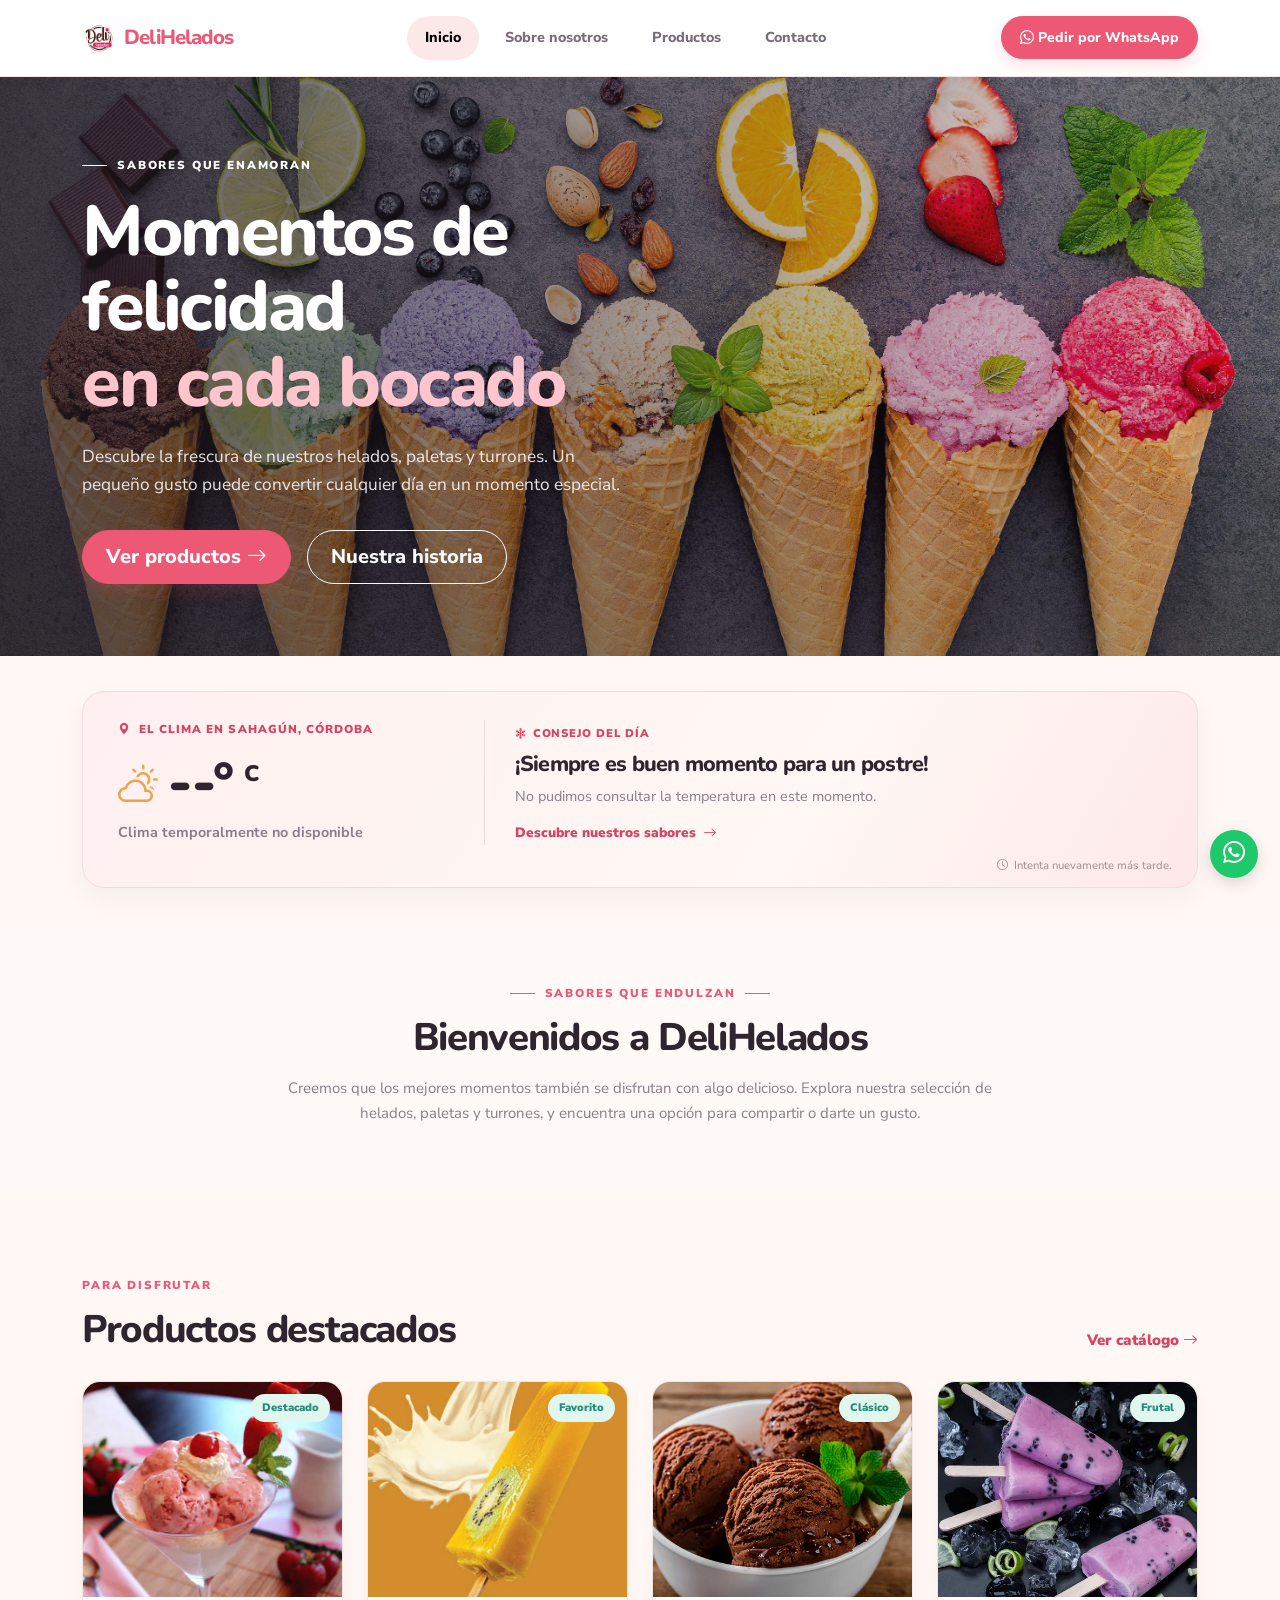
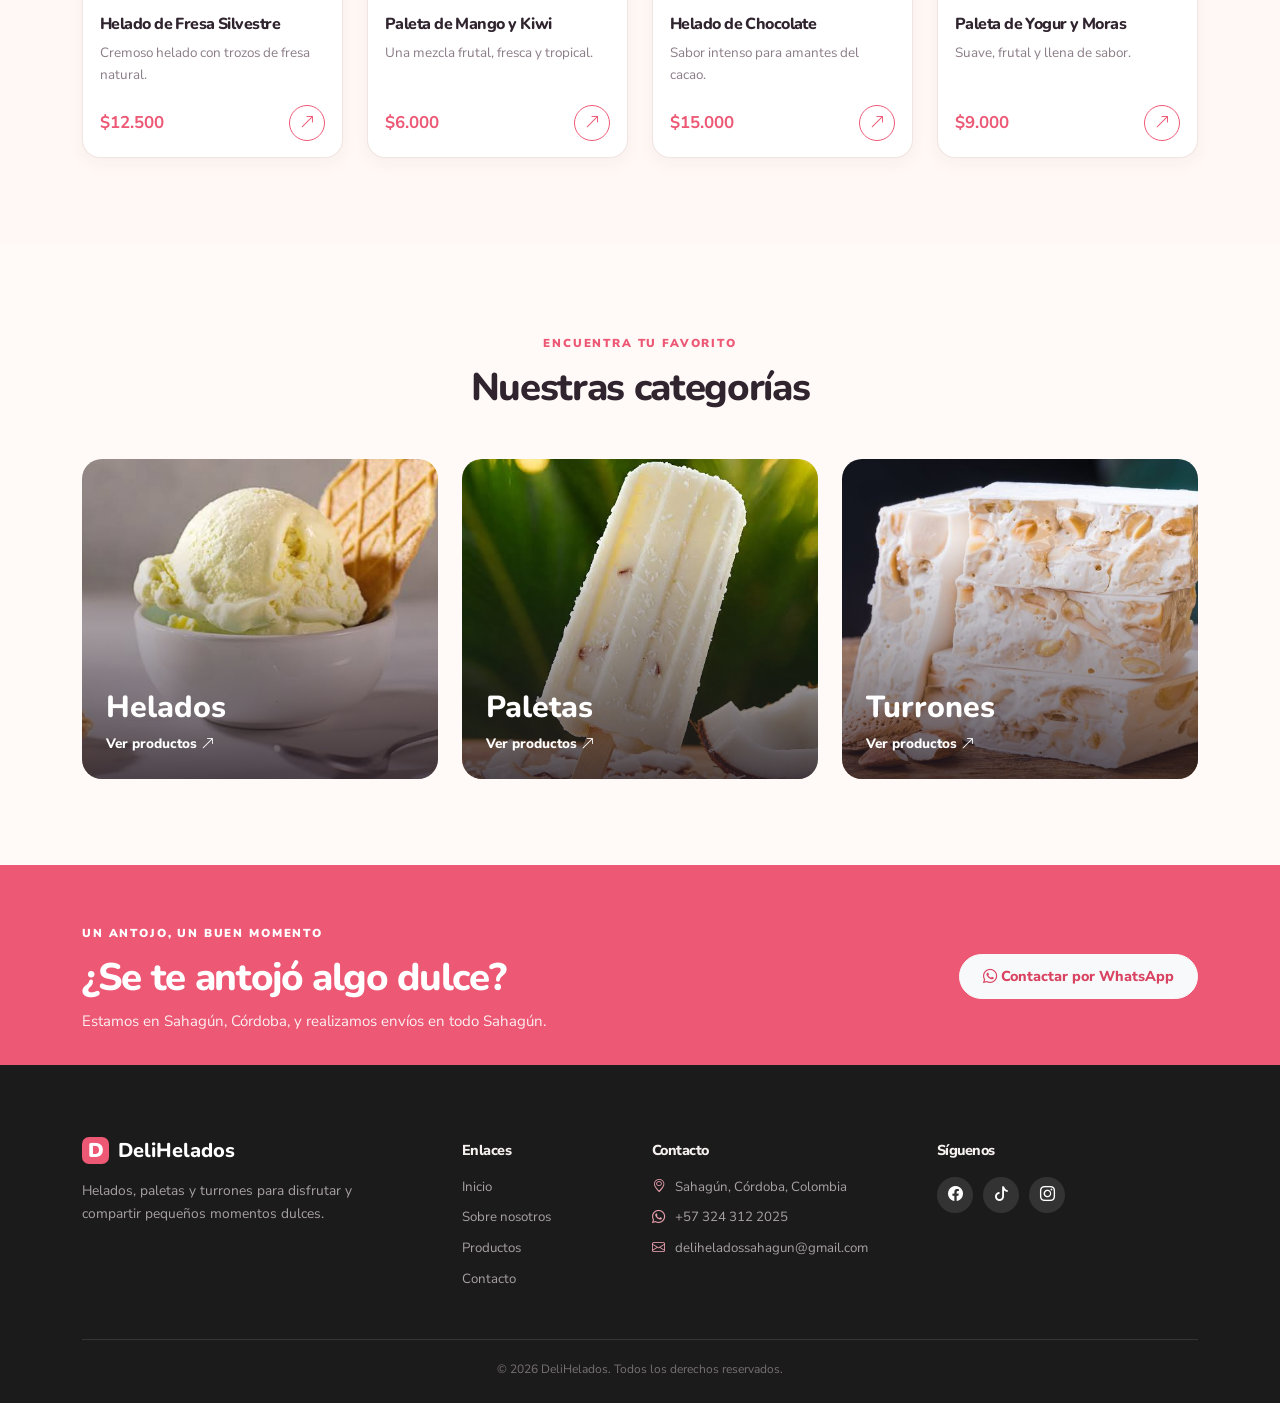
<file: index.html>
<!DOCTYPE html>
<html lang="es">

<head>
  <meta charset="UTF-8">
  <meta name="viewport" content="width=device-width, initial-scale=1.0">
  <meta name="description" content="Conoce los helados, paletas y turrones de DeliHelados en Sahagún, Córdoba.">
  <meta name="theme-color" content="#fff8f4">
  <title>DeliHelados | Inicio</title>

  <link rel="preconnect" href="https://fonts.googleapis.com">
  <link rel="preconnect" href="https://fonts.gstatic.com" crossorigin>
  <link
    href="https://fonts.googleapis.com/css2?family=Nunito+Sans:wght@400;500;600;700;800&family=Nunito:wght@600;700;800;900&display=swap"
    rel="stylesheet">
  <link href="https://cdn.jsdelivr.net/npm/bootstrap@5.3.8/dist/css/bootstrap.min.css" rel="stylesheet">
  <link href="https://cdn.jsdelivr.net/npm/bootstrap-icons@1.13.1/font/bootstrap-icons.min.css" rel="stylesheet">
  <link rel="stylesheet" href="css/style.css">
</head>

<body class="page-home">
  <header class="site-header sticky-top">
    <nav class="navbar navbar-expand-lg">
      <div class="container">
        <a class="navbar-brand d-flex align-items-center gap-2" href="index.html" aria-label="DeliHelados, inicio">
          <img src="assets/images/logo.png" alt="" width="34" height="34">
          <span>Deli<span>Helados</span></span>
        </a>
        <button class="navbar-toggler" type="button" data-bs-toggle="collapse" data-bs-target="#mainNav"
          aria-controls="mainNav" aria-expanded="false" aria-label="Abrir navegación">
          <span class="navbar-toggler-icon"></span>
        </button>
        <div class="collapse navbar-collapse" id="mainNav">
          <ul class="navbar-nav mx-auto mb-2 mb-lg-0">
            <li class="nav-item"><a class="nav-link active" href="index.html">Inicio</a></li>
            <li class="nav-item"><a class="nav-link " href="html/about.html">Sobre nosotros</a></li>
            <li class="nav-item"><a class="nav-link " href="html/products.html">Productos</a></li>
            <li class="nav-item"><a class="nav-link " href="html/contact.html">Contacto</a></li>
          </ul>
          <a class="btn btn-coral btn-sm header-whatsapp" href="https://wa.me/573243122025" target="_blank"
            rel="noopener noreferrer">
            <i class="bi bi-whatsapp" aria-hidden="true"></i> Pedir por WhatsApp
          </a>
        </div>
      </div>
    </nav>
  </header>
  <main>

    <section class="home-hero">
      <div class="hero-shade"></div>
      <div class="container hero-content">
        <div class="hero-copy">
          <span class="eyebrow eyebrow-light"><span></span> SABORES QUE ENAMORAN</span>
          <h1>Momentos de felicidad <em>en cada bocado</em></h1>
          <p>Descubre la frescura de nuestros helados, paletas y turrones. Un pequeño gusto puede convertir cualquier
            día en un momento especial.</p>
          <div class="d-flex flex-wrap gap-3">
            <a class="btn btn-coral btn-lg" href="html/products.html">Ver productos <i
                class="bi bi-arrow-right"></i></a>
            <a class="btn btn-outline-light btn-lg" href="html/about.html">Nuestra historia</a>
          </div>
        </div>
      </div>
    </section>
    <section class="weather-section">
      <div class="container">
        <div class="weather-card">

          <div class="weather-info">
            <div class="weather-heading">
              <i class="bi bi-geo-alt-fill"></i>
              <span>EL CLIMA EN SAHAGÚN, CÓRDOBA</span>
            </div>

            <div class="weather-temperature">
              <i id="weatherIcon" class="bi bi-cloud-sun"></i>
              <span id="weatherTemperature">--°</span>
              <span class="weather-unit">C</span>
            </div>

            <p id="weatherCondition">Consultando el clima...</p>
          </div>

          <div class="weather-message">
            <span class="weather-tag">
              <i class="bi bi-snow2"></i> CONSEJO DEL DÍA
            </span>

            <h3 id="weatherTitle">¡Un momento para disfrutar!</h3>

            <p id="weatherMessage">
              Estamos consultando el clima de Sahagún.
            </p>

            <a href="html/products.html" class="weather-link">
              Descubre nuestros sabores
              <i class="bi bi-arrow-right"></i>
            </a>
          </div>

          <div class="weather-footer">
            <i class="bi bi-clock"></i>
            <span id="weatherUpdated">Datos de Open-Meteo</span>
          </div>

        </div>
      </div>
    </section>
    <section class="welcome-section section-pad">
      <div class="container text-center narrow-copy">
        <span class="eyebrow"><span></span> SABORES QUE ENDULZAN <span></span></span>
        <h2 class="section-heading">Bienvenidos a DeliHelados</h2>
        <p>Creemos que los mejores momentos también se disfrutan con algo delicioso. Explora nuestra selección de
          helados, paletas y turrones, y encuentra una opción para compartir o darte un gusto.</p>
      </div>
    </section>
    <section class="section-pad products-featured">
      <div class="container">
        <div class="section-heading-row">
          <div><span class="eyebrow">PARA DISFRUTAR</span>
            <h2 class="section-heading">Productos destacados</h2>
          </div>
          <a class="text-link" href="html/products.html">Ver catálogo <i class="bi bi-arrow-right"></i></a>
        </div>
        <div class="row g-4">
          <div class="col-12 col-sm-6 col-lg-3">
            <article class="product-card h-100">
              <a href="html/detail.html?product=fresa" class="product-image"><img src="assets/images/helado_fresas.png"
                  alt="Helado de fresa con fresas naturales"><span class="product-badge">Destacado</span></a>
              <div class="product-info">
                <h3><a href="html/detail.html?product=fresa">Helado de Fresa Silvestre</a></h3>
                <p>Cremoso helado con trozos de fresa natural.</p>
                <div class="product-bottom"><strong>$12.500</strong><a class="round-link"
                    href="html/detail.html?product=fresa" aria-label="Ver helado de fresa"><i
                      class="bi bi-arrow-up-right"></i></a></div>
              </div>
            </article>
          </div>
          <div class="col-12 col-sm-6 col-lg-3">
            <article class="product-card h-100">
              <a href="html/detail.html?product=mango" class="product-image"><img
                  src="assets/images/paleta_mangokiwi.png" alt="Paleta de mango y kiwi"><span
                  class="product-badge">Favorito</span></a>
              <div class="product-info">
                <h3><a href="html/detail.html?product=mango">Paleta de Mango y Kiwi</a></h3>
                <p>Una mezcla frutal, fresca y tropical.</p>
                <div class="product-bottom"><strong>$6.000</strong><a class="round-link"
                    href="html/detail.html?product=mango" aria-label="Ver paleta de mango y kiwi"><i
                      class="bi bi-arrow-up-right"></i></a></div>
              </div>
            </article>
          </div>
          <div class="col-12 col-sm-6 col-lg-3">
            <article class="product-card h-100">
              <a href="html/detail.html?product=chocolate" class="product-image"><img
                  src="assets/images/helado_chocolate.png" alt="Helado de chocolate"><span
                  class="product-badge">Clásico</span></a>
              <div class="product-info">
                <h3><a href="html/detail.html?product=chocolate">Helado de Chocolate</a></h3>
                <p>Sabor intenso para amantes del cacao.</p>
                <div class="product-bottom"><strong>$15.000</strong><a class="round-link"
                    href="html/detail.html?product=chocolate" aria-label="Ver helado de chocolate"><i
                      class="bi bi-arrow-up-right"></i></a></div>
              </div>
            </article>
          </div>
          <div class="col-12 col-sm-6 col-lg-3">
            <article class="product-card h-100">
              <a href="html/detail.html?product=mora" class="product-image"><img
                  src="assets/images/paleta_morayogurt.png" alt="Paleta de mora y yogur"><span
                  class="product-badge">Frutal</span></a>
              <div class="product-info">
                <h3><a href="html/detail.html?product=mora">Paleta de Yogur y Moras</a></h3>
                <p>Suave, frutal y llena de sabor.</p>
                <div class="product-bottom"><strong>$9.000</strong><a class="round-link"
                    href="html/detail.html?product=mora" aria-label="Ver paleta de yogur y moras"><i
                      class="bi bi-arrow-up-right"></i></a></div>
              </div>
            </article>
          </div>
        </div>
      </div>
    </section>
    <section class="categories-section section-pad">
      <div class="container">
        <div class="text-center mb-5"><span class="eyebrow">ENCUENTRA TU FAVORITO</span>
          <h2 class="section-heading">Nuestras categorías</h2>
        </div>
        <div class="row g-4">
          <div class="col-md-4"><a class="category-card" href="html/products.html?categoria=helados"><img
                src="assets/images/helado_vainilla.png" alt="Helados"><span class="category-overlay"></span><span
                class="category-content"><strong>Helados</strong><span>Ver productos <i
                    class="bi bi-arrow-up-right"></i></span></span></a></div>
          <div class="col-md-4"><a class="category-card" href="html/products.html?categoria=paletas"><img
                src="assets/images/paleta_coco.png" alt="Paletas"><span class="category-overlay"></span><span
                class="category-content"><strong>Paletas</strong><span>Ver productos <i
                    class="bi bi-arrow-up-right"></i></span></span></a></div>
          <div class="col-md-4"><a class="category-card" href="html/products.html?categoria=turrones"><img
                src="assets/images/turron_almendras.png" alt="Turrones"><span class="category-overlay"></span><span
                class="category-content"><strong>Turrones</strong><span>Ver productos
                  <i class="bi bi-arrow-up-right"></i></span></span></a></div>
        </div>
      </div>
    </section>
    <section class="cta-section">
      <div class="container cta-inner">
        <div><span class="eyebrow eyebrow-light">UN ANTOJO, UN BUEN MOMENTO</span>
          <h2>¿Se te antojó algo dulce?</h2>
          <p>Estamos en Sahagún, Córdoba, y realizamos envíos en todo Sahagún.</p>
        </div><a class="btn btn-light btn-lg" href="https://wa.me/573243122025" target="_blank"
          rel="noopener noreferrer"><i class="bi bi-whatsapp"></i> Contactar por WhatsApp</a>
      </div>
    </section>

  </main>
  <footer class="site-footer">
    <div class="container">
      <div class="row g-4 py-5">
        <div class="col-lg-4 col-md-6">
          <a class="footer-brand" href="index.html"><span class="brand-mark">D</span> DeliHelados</a>
          <p class="footer-copy mt-3">Helados, paletas y turrones para disfrutar y compartir pequeños momentos dulces.
          </p>
        </div>
        <div class="col-6 col-lg-2 col-md-3">
          <h2 class="footer-title">Enlaces</h2>
          <ul class="footer-links">
            <li><a href="index.html">Inicio</a></li>
            <li><a href="html/about.html">Sobre nosotros</a></li>
            <li><a href="html/products.html">Productos</a></li>
            <li><a href="html/contact.html">Contacto</a></li>
          </ul>
        </div>
        <div class="col-6 col-lg-3 col-md-3">
          <h2 class="footer-title">Contacto</h2>
          <ul class="footer-links footer-contact">
            <li><i class="bi bi-geo-alt" aria-hidden="true"></i> Sahagún, Córdoba, Colombia</li>
            <li><a href="https://wa.me/573243122025" target="_blank" rel="noopener noreferrer"><i class="bi bi-whatsapp"
                  aria-hidden="true"></i> +57 324 312 2025</a></li>
            <li><a href="mailto:deliheladossahagun@gmail.com"><i class="bi bi-envelope" aria-hidden="true"></i>
                deliheladossahagun@gmail.com</a></li>
          </ul>
        </div>
        <div class="col-lg-3">
          <h2 class="footer-title">Síguenos</h2>
          <div class="social-links">
            <a href="#" aria-label="Facebook"><i class="bi bi-facebook"></i></a>
            <a href="#" aria-label="TikTok"><i class="bi bi-tiktok"></i></a>
            <a href="#" aria-label="Instagram"><i class="bi bi-instagram"></i></a>
          </div>
        </div>
      </div>
      <div class="footer-bottom">© <span data-current-year>2026</span> DeliHelados. Todos los derechos reservados.</div>
    </div>
  </footer>
  <div class="floating-actions">
    <button class="back-to-top" type="button" aria-label="Volver arriba" title="Volver arriba"><i
        class="bi bi-chevron-up"></i></button>
    <a class="whatsapp-float" href="https://wa.me/573243122025" target="_blank" rel="noopener noreferrer"
      aria-label="Contactar a DeliHelados por WhatsApp"><i class="bi bi-whatsapp"></i></a>
  </div>
  <script src="https://cdn.jsdelivr.net/npm/bootstrap@5.3.8/dist/js/bootstrap.bundle.min.js"></script>
  <script src="js/script.js"></script>
</body>

</html>
</file>
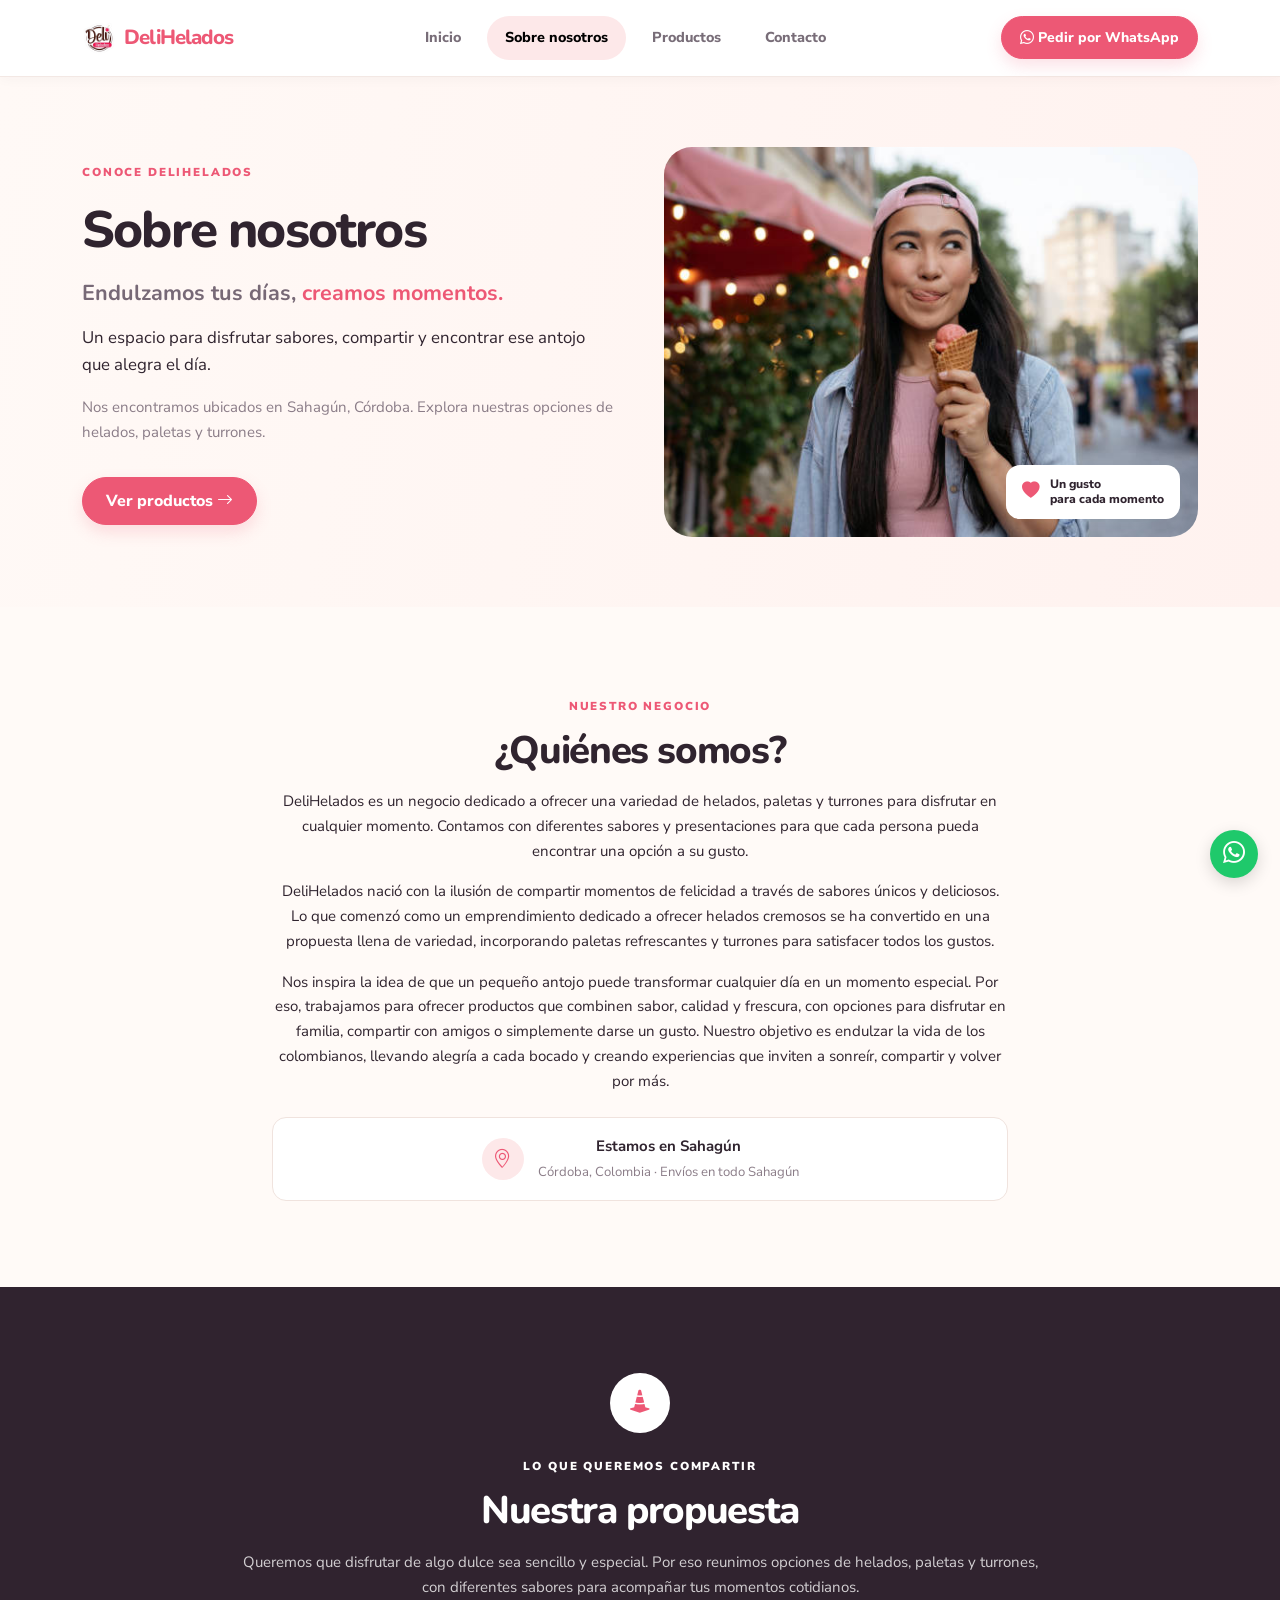
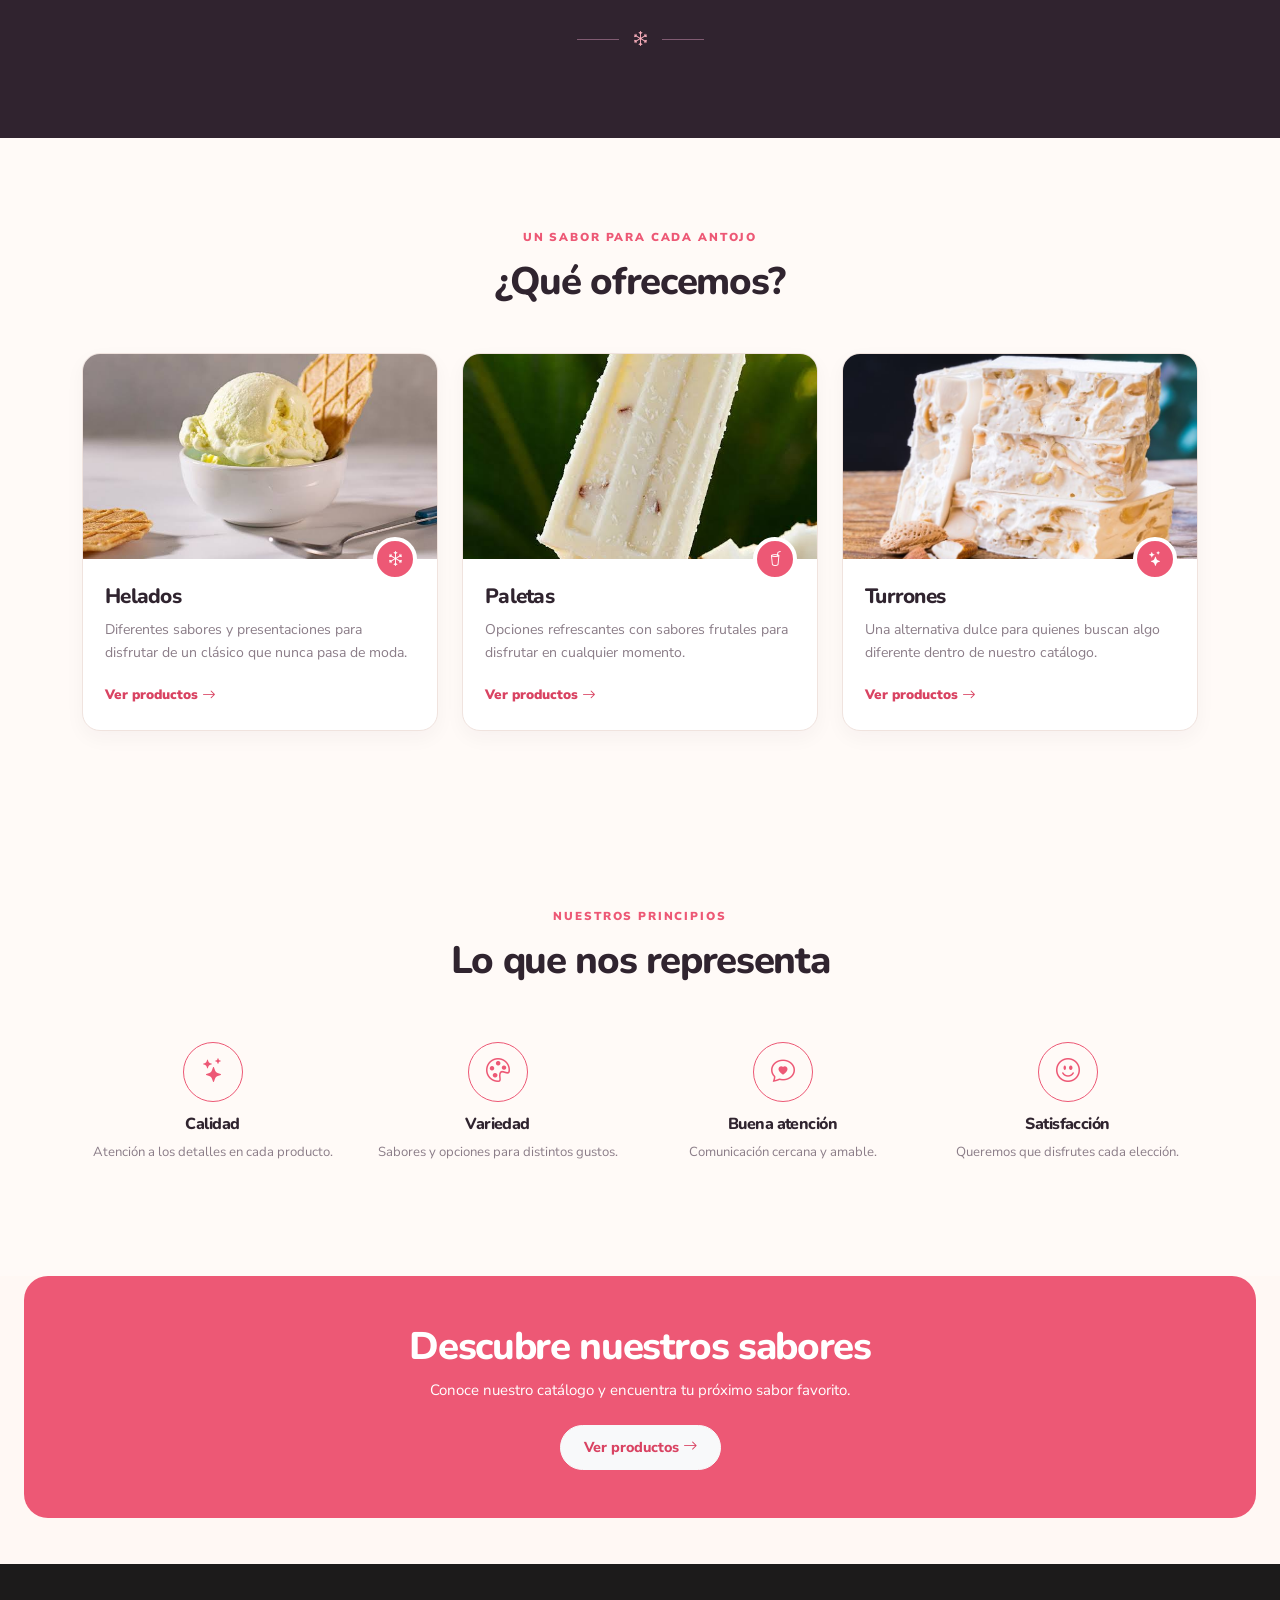
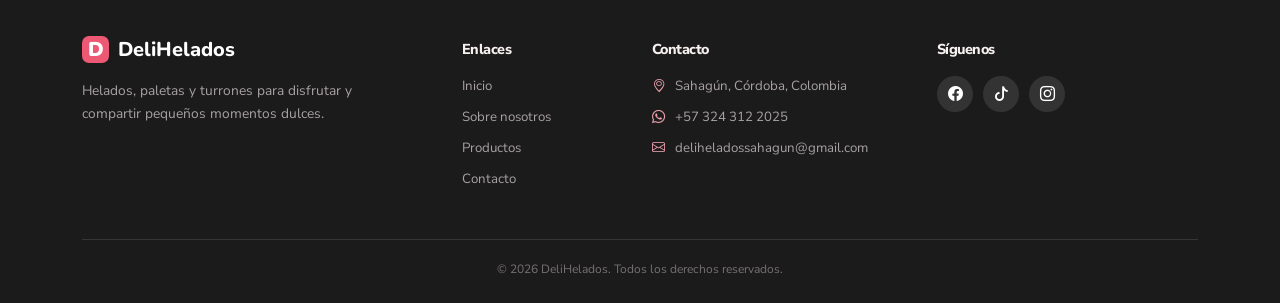
<file: html/about.html>
<!DOCTYPE html>
<html lang="es">

<head>
  <meta charset="UTF-8">
  <meta name="viewport" content="width=device-width, initial-scale=1.0">
  <meta name="description" content="Conoce DeliHelados, un negocio de helados, paletas y turrones en Sahagún, Córdoba.">
  <meta name="theme-color" content="#fff8f4">
  <title>DeliHelados | Sobre nosotros</title>

  <link rel="preconnect" href="https://fonts.googleapis.com">
  <link rel="preconnect" href="https://fonts.gstatic.com" crossorigin>
  <link
    href="https://fonts.googleapis.com/css2?family=Nunito+Sans:wght@400;500;600;700;800&family=Nunito:wght@600;700;800;900&display=swap"
    rel="stylesheet">
  <link href="https://cdn.jsdelivr.net/npm/bootstrap@5.3.8/dist/css/bootstrap.min.css" rel="stylesheet">
  <link href="https://cdn.jsdelivr.net/npm/bootstrap-icons@1.13.1/font/bootstrap-icons.min.css" rel="stylesheet">
  <link rel="stylesheet" href="../css/style.css">
</head>

<body class="page-about">
  <header class="site-header sticky-top">
    <nav class="navbar navbar-expand-lg">
      <div class="container">
        <a class="navbar-brand d-flex align-items-center gap-2" href="../index.html" aria-label="DeliHelados, inicio">
          <img src="../assets/images/logo.png" alt="" width="34" height="34">
          <span>Deli<span>Helados</span></span>
        </a>
        <button class="navbar-toggler" type="button" data-bs-toggle="collapse" data-bs-target="#mainNav"
          aria-controls="mainNav" aria-expanded="false" aria-label="Abrir navegación">
          <span class="navbar-toggler-icon"></span>
        </button>
        <div class="collapse navbar-collapse" id="mainNav">
          <ul class="navbar-nav mx-auto mb-2 mb-lg-0">
            <li class="nav-item"><a class="nav-link " href="../index.html">Inicio</a></li>
            <li class="nav-item"><a class="nav-link active" href="about.html">Sobre nosotros</a></li>
            <li class="nav-item"><a class="nav-link " href="products.html">Productos</a></li>
            <li class="nav-item"><a class="nav-link " href="contact.html">Contacto</a></li>
          </ul>
          <a class="btn btn-coral btn-sm header-whatsapp" href="https://wa.me/573243122025" target="_blank"
            rel="noopener noreferrer">
            <i class="bi bi-whatsapp" aria-hidden="true"></i> Pedir por WhatsApp
          </a>
        </div>
      </div>
    </nav>
  </header>
  <main>

    <section class="about-hero section-pad">
      <div class="container">
        <div class="row align-items-center g-5">
          <div class="col-lg-6"><span class="eyebrow">CONOCE DELIHELADOS</span>
            <h1 class="display-title">Sobre nosotros</h1>
            <p class="about-tagline">Endulzamos tus días, <em>creamos momentos.</em></p>
            <p class="lead-copy">Un espacio para disfrutar sabores, compartir y encontrar ese antojo que alegra el día.
            </p>
            <p class="muted-copy">Nos encontramos ubicados en Sahagún, Córdoba. Explora nuestras opciones de helados,
              paletas y turrones.</p><a href="products.html" class="btn btn-coral mt-3">Ver productos <i
                class="bi bi-arrow-right"></i></a>
          </div>
          <div class="col-lg-6">
            <div class="about-hero-image"><img src="../assets/images/person_img.png"
                alt="Selección de helados de diferentes sabores"><span class="image-sticker"><i
                  class="bi bi-heart-fill"></i><small>Un gusto<br>para cada momento</small></span></div>
          </div>
        </div>
      </div>
    </section>
    <section class="about-story section-pad">
      <div class="container">
        <div class="row justify-content-center">
          <div class="col-lg-8 text-center">
            <span class="eyebrow">NUESTRO NEGOCIO</span>

            <h2 class="section-heading">¿Quiénes somos?</h2>

            <p>
              DeliHelados es un negocio dedicado a ofrecer una variedad de
              helados, paletas y turrones para disfrutar en cualquier momento.
              Contamos con diferentes sabores y presentaciones para que cada
              persona pueda encontrar una opción a su gusto.
            </p>

            <p>
              DeliHelados nació con la ilusión de compartir momentos de felicidad 
              a través de sabores únicos y deliciosos. Lo que comenzó como un 
              emprendimiento dedicado a ofrecer helados cremosos se ha convertido 
              en una propuesta llena de variedad, incorporando paletas refrescantes
              y turrones para satisfacer todos los gustos.
            </p>

            <p>
            Nos inspira la idea de que un pequeño antojo puede transformar cualquier 
            día en un momento especial. Por eso, trabajamos para ofrecer productos 
            que combinen sabor, calidad y frescura, con opciones para disfrutar en 
            familia, compartir con amigos o simplemente darse un gusto. Nuestro 
            objetivo es endulzar la vida de los colombianos, llevando alegría a cada 
            bocado y creando experiencias que inviten a sonreír, compartir y volver 
            por más.
            </p>

            <div class="about-note justify-content-center">
              <i class="bi bi-geo-alt"></i>
              <span>
                <strong>Estamos en Sahagún</strong><br>
                <small>Córdoba, Colombia · Envíos en todo Sahagún</small>
              </span>
            </div>
          </div>
        </div>
      </div>
    </section>
    <section class="proposal-section section-pad">
      <div class="container text-center"><span class="proposal-icon"><i class="bi bi-cone-striped"></i></span><span
          class="eyebrow eyebrow-light">LO QUE QUEREMOS COMPARTIR</span>
        <h2 class="section-heading">Nuestra propuesta</h2>
        <p>Queremos que disfrutar de algo dulce sea sencillo y especial. Por eso reunimos opciones de helados, paletas y
          turrones, con diferentes sabores para acompañar tus momentos cotidianos.</p>
        <div class="proposal-line"><span></span><i class="bi bi-snow"></i><span></span></div>
      </div>
    </section>
    <section class="section-pad categories-section">
      <div class="container">
        <div class="text-center mb-5"><span class="eyebrow">UN SABOR PARA CADA ANTOJO</span>
          <h2 class="section-heading">¿Qué ofrecemos?</h2>
        </div>
        <div class="row g-4">
          <div class="col-md-4">
            <article class="offer-card"><img src="../assets/images/helado_vainilla.png" alt="Helados">
              <div class="offer-card-body"><span class="offer-icon"><i class="bi bi-snow"></i></span>
                <h3>Helados</h3>
                <p>Diferentes sabores y presentaciones para disfrutar de un clásico que nunca pasa de moda.</p><a
                  href="products.html?categoria=helados">Ver productos <i class="bi bi-arrow-right"></i></a>
              </div>
            </article>
          </div>
          <div class="col-md-4">
            <article class="offer-card"><img src="../assets/images/paleta_coco.png" alt="Paletas">
              <div class="offer-card-body"><span class="offer-icon"><i class="bi bi-cup-straw"></i></span>
                <h3>Paletas</h3>
                <p>Opciones refrescantes con sabores frutales para disfrutar en cualquier momento.</p><a
                  href="products.html?categoria=paletas">Ver productos <i class="bi bi-arrow-right"></i></a>
              </div>
            </article>
          </div>
          <div class="col-md-4">
            <article class="offer-card"><img src="../assets/images/turron_almendras.png" alt="Turrones">
              <div class="offer-card-body"><span class="offer-icon"><i class="bi bi-stars"></i></span>
                <h3>Turrones</h3>
                <p>Una alternativa dulce para quienes buscan algo diferente dentro de nuestro catálogo.</p><a
                  href="products.html?categoria=turrones">Ver productos <i class="bi bi-arrow-right"></i></a>
              </div>
            </article>
          </div>
        </div>
      </div>
    </section>
    <section class="section-pad represents-section">
      <div class="container">
        <div class="text-center mb-5"><span class="eyebrow">NUESTROS PRINCIPIOS</span>
          <h2 class="section-heading">Lo que nos representa</h2>
        </div>
        <div class="row g-4 text-center">
          <div class="col-6 col-lg-3">
            <div class="value-item"><span><i class="bi bi-stars"></i></span>
              <h3>Calidad</h3>
              <p>Atención a los detalles en cada producto.</p>
            </div>
          </div>
          <div class="col-6 col-lg-3">
            <div class="value-item"><span><i class="bi bi-palette"></i></span>
              <h3>Variedad</h3>
              <p>Sabores y opciones para distintos gustos.</p>
            </div>
          </div>
          <div class="col-6 col-lg-3">
            <div class="value-item"><span><i class="bi bi-chat-heart"></i></span>
              <h3>Buena atención</h3>
              <p>Comunicación cercana y amable.</p>
            </div>
          </div>
          <div class="col-6 col-lg-3">
            <div class="value-item"><span><i class="bi bi-emoji-smile"></i></span>
              <h3>Satisfacción</h3>
              <p>Queremos que disfrutes cada elección.</p>
            </div>
          </div>
        </div>
      </div>
    </section>
    <section class="about-cta">
      <div class="container">
        <h2>Descubre nuestros sabores</h2>
        <p>Conoce nuestro catálogo y encuentra tu próximo sabor favorito.</p><a href="products.html"
          class="btn btn-light">Ver productos <i class="bi bi-arrow-right"></i></a>
      </div>
    </section>

  </main>
  <footer class="site-footer">
    <div class="container">
      <div class="row g-4 py-5">
        <div class="col-lg-4 col-md-6">
          <a class="footer-brand" href="../index.html"><span class="brand-mark">D</span> DeliHelados</a>
          <p class="footer-copy mt-3">Helados, paletas y turrones para disfrutar y compartir pequeños momentos dulces.
          </p>
        </div>
        <div class="col-6 col-lg-2 col-md-3">
          <h2 class="footer-title">Enlaces</h2>
          <ul class="footer-links">
            <li><a href="../index.html">Inicio</a></li>
            <li><a href="about.html">Sobre nosotros</a></li>
            <li><a href="products.html">Productos</a></li>
            <li><a href="contact.html">Contacto</a></li>
          </ul>
        </div>
        <div class="col-6 col-lg-3 col-md-3">
          <h2 class="footer-title">Contacto</h2>
          <ul class="footer-links footer-contact">
            <li><i class="bi bi-geo-alt" aria-hidden="true"></i> Sahagún, Córdoba, Colombia</li>
            <li><a href="https://wa.me/573243122025" target="_blank" rel="noopener noreferrer"><i class="bi bi-whatsapp"
                  aria-hidden="true"></i> +57 324 312 2025</a></li>
            <li><a href="mailto:deliheladossahagun@gmail.com"><i class="bi bi-envelope" aria-hidden="true"></i>
                deliheladossahagun@gmail.com</a></li>
          </ul>
        </div>
        <div class="col-lg-3">
          <h2 class="footer-title">Síguenos</h2>
          <div class="social-links">
            <a href="#" aria-label="Facebook"><i class="bi bi-facebook"></i></a>
            <a href="#" aria-label="TikTok"><i class="bi bi-tiktok"></i></a>
            <a href="#" aria-label="Instagram"><i class="bi bi-instagram"></i></a>
          </div>
        </div>
      </div>
      <div class="footer-bottom">© <span data-current-year>2026</span> DeliHelados. Todos los derechos reservados.</div>
    </div>
  </footer>
  <div class="floating-actions">
    <button class="back-to-top" type="button" aria-label="Volver arriba" title="Volver arriba"><i
        class="bi bi-chevron-up"></i></button>
    <a class="whatsapp-float" href="https://wa.me/573243122025" target="_blank" rel="noopener noreferrer"
      aria-label="Contactar a DeliHelados por WhatsApp"><i class="bi bi-whatsapp"></i></a>
  </div>
  <script src="https://cdn.jsdelivr.net/npm/bootstrap@5.3.8/dist/js/bootstrap.bundle.min.js"></script>
  <script src="../js/script.js"></script>
</body>
</html>
</file>
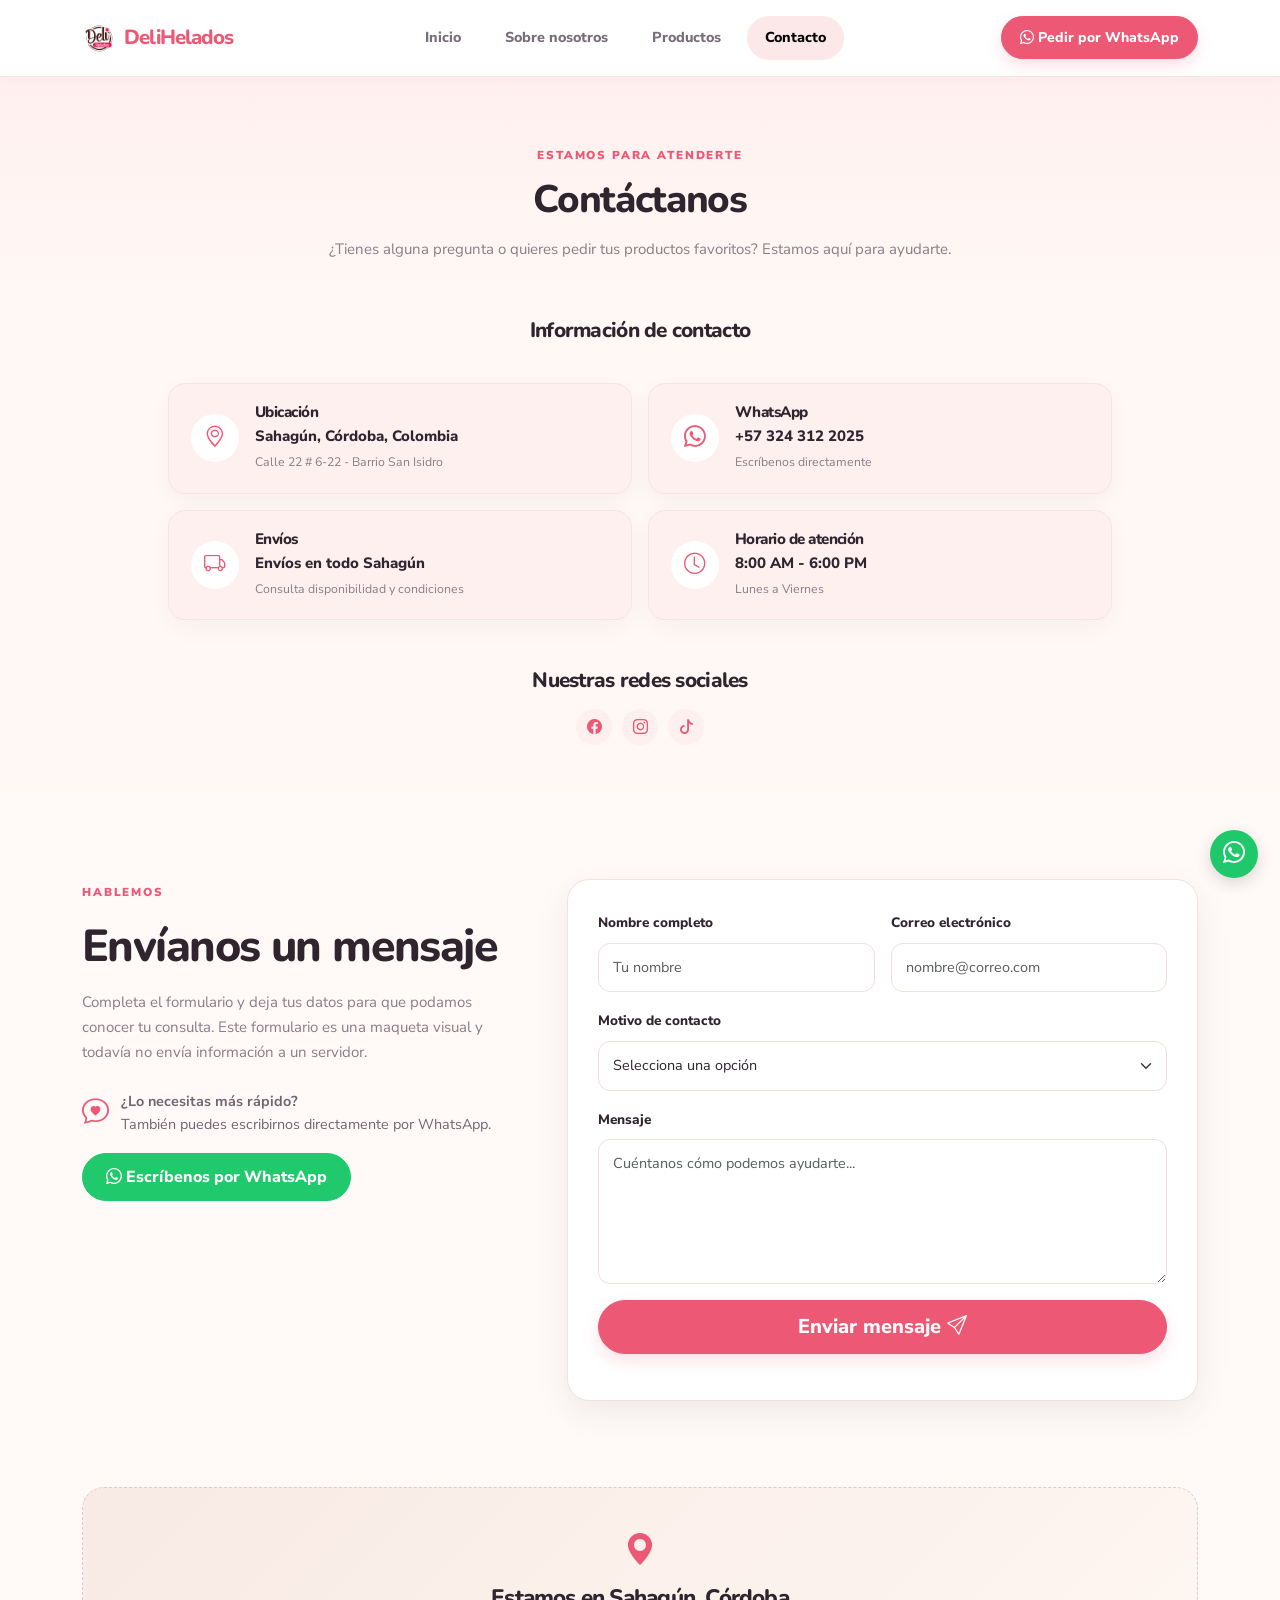
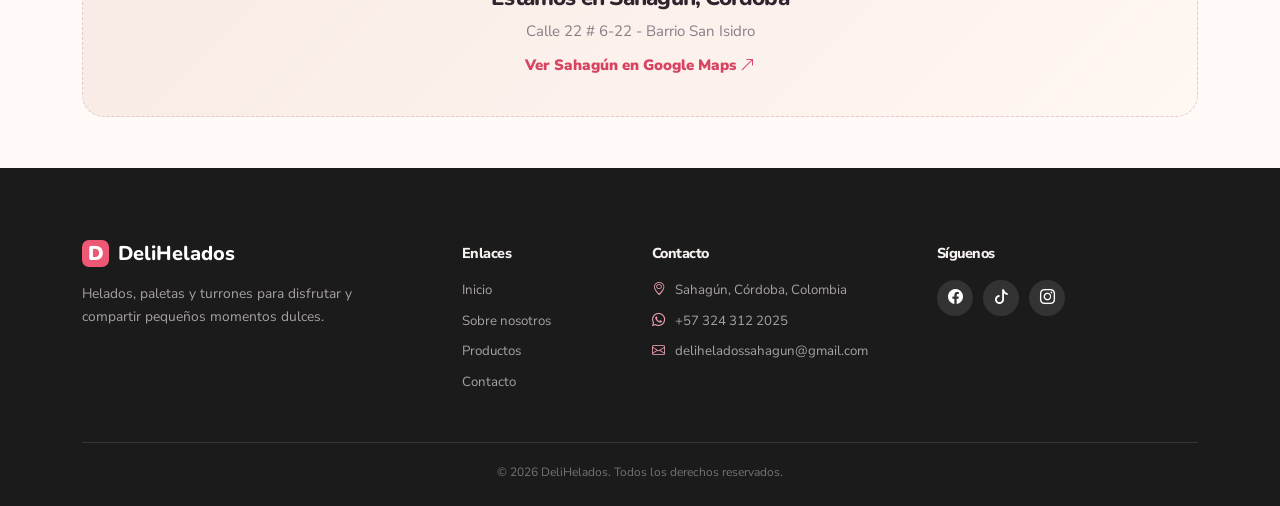
<file: html/contact.html>
<!DOCTYPE html>
<html lang="es">

<head>
  <meta charset="UTF-8">
  <meta name="viewport" content="width=device-width, initial-scale=1.0">
  <meta name="description"
    content="Contacta a DeliHelados en Sahagún, Córdoba, para consultar por helados, paletas, turrones y envíos.">
  <meta name="theme-color" content="#fff8f4">
  <title>DeliHelados | Contacto</title>
  
  <link rel="preconnect" href="https://fonts.googleapis.com">
  <link rel="preconnect" href="https://fonts.gstatic.com" crossorigin>
  <link
    href="https://fonts.googleapis.com/css2?family=Nunito+Sans:wght@400;500;600;700;800&family=Nunito:wght@600;700;800;900&display=swap"
    rel="stylesheet">
  <link href="https://cdn.jsdelivr.net/npm/bootstrap@5.3.8/dist/css/bootstrap.min.css" rel="stylesheet">
  <link href="https://cdn.jsdelivr.net/npm/bootstrap-icons@1.13.1/font/bootstrap-icons.min.css" rel="stylesheet">
  <link rel="stylesheet" href="../css/style.css">
</head>

<body class="page-contact">
  <header class="site-header sticky-top">
    <nav class="navbar navbar-expand-lg">
      <div class="container">
        <a class="navbar-brand d-flex align-items-center gap-2" href="../index.html" aria-label="DeliHelados, inicio">
          <img src="../assets/images/logo.png" alt="" width="34" height="34">
          <span>Deli<span>Helados</span></span>
        </a>
        <button class="navbar-toggler" type="button" data-bs-toggle="collapse" data-bs-target="#mainNav"
          aria-controls="mainNav" aria-expanded="false" aria-label="Abrir navegación">
          <span class="navbar-toggler-icon"></span>
        </button>
        <div class="collapse navbar-collapse" id="mainNav">
          <ul class="navbar-nav mx-auto mb-2 mb-lg-0">
            <li class="nav-item"><a class="nav-link " href="../index.html">Inicio</a></li>
            <li class="nav-item"><a class="nav-link " href="about.html">Sobre nosotros</a></li>
            <li class="nav-item"><a class="nav-link " href="products.html">Productos</a></li>
            <li class="nav-item"><a class="nav-link active" href="contact.html">Contacto</a></li>
          </ul>
          <a class="btn btn-coral btn-sm header-whatsapp" href="https://wa.me/573243122025" target="_blank"
            rel="noopener noreferrer">
            <i class="bi bi-whatsapp" aria-hidden="true"></i> Pedir por WhatsApp
          </a>
        </div>
      </div>
    </nav>
  </header>
  <main>

    <section class="page-intro contact-intro">
      <div class="container text-center"><span class="eyebrow">ESTAMOS PARA ATENDERTE</span>
        <h1 class="section-heading">Contáctanos</h1>
        <p>¿Tienes alguna pregunta o quieres pedir tus productos favoritos? Estamos aquí para ayudarte.</p>
      </div>
    </section>
    <section class="contact-info-section pb-5">
      <div class="container">
        <h2 class="subsection-heading text-center mb-4">Información de contacto</h2>
        <div class="row g-3 contact-info-grid">
          <div class="col-md-6">
            <div class="contact-info-card"><span class="contact-info-icon"><i class="bi bi-geo-alt"></i></span>
              <div>
                <h3>Ubicación</h3>
                <p>Sahagún, Córdoba, Colombia</p><small>Calle 22 # 6-22 - Barrio San Isidro</small>
              </div>
            </div>
          </div>
          <div class="col-md-6"><a class="contact-info-card" href="https://wa.me/573243122025" target="_blank"
              rel="noopener noreferrer"><span class="contact-info-icon"><i class="bi bi-whatsapp"></i></span>
              <div>
                <h3>WhatsApp</h3>
                <p>+57 324 312 2025</p><small>Escríbenos directamente</small>
              </div>
            </a></div>
          <div class="col-md-6">
            <div class="contact-info-card"><span class="contact-info-icon"><i class="bi bi-truck"></i></span>
              <div>
                <h3>Envíos</h3>
                <p>Envíos en todo Sahagún</p><small>Consulta disponibilidad y condiciones</small>
              </div>
            </div>
          </div>
          <div class="col-md-6">
            <div class="contact-info-card"><span class="contact-info-icon"><i class="bi bi-clock"></i></span>
              <div>
                <h3>Horario de atención</h3>
                <p>8:00 AM - 6:00 PM</p><small>Lunes a Viernes</small>
              </div>
            </div>
          </div>
        </div>
        <div class="social-contact text-center mt-5">
          <h2 class="subsection-heading">Nuestras redes sociales</h2>
          <div class="social-links social-links-coral justify-content-center mt-3"><a href="#" aria-label="Facebook"><i
                class="bi bi-facebook"></i></a><a href="#" aria-label="Instagram"><i class="bi bi-instagram"></i></a><a
              href="#" aria-label="TikTok"><i class="bi bi-tiktok"></i></a></div>
        </div>
      </div>
    </section>
    <section class="contact-form-section section-pad">
      <div class="container">
        <div class="row g-5 align-items-start">
          <div class="col-lg-5"><span class="eyebrow">HABLEMOS</span>
            <h2 class="display-title">Envíanos un mensaje</h2>
            <p>Completa el formulario y deja tus datos para que podamos conocer tu consulta. Este formulario es una
              maqueta visual y todavía no envía información a un servidor.</p>
            <div class="contact-side-note"><i class="bi bi-chat-heart"></i><span><strong>¿Lo necesitas más
                  rápido?</strong><br>También puedes escribirnos directamente por WhatsApp.</span></div><a
              class="btn btn-whatsapp mt-3" href="https://wa.me/573243122025" target="_blank"
              rel="noopener noreferrer"><i class="bi bi-whatsapp"></i> Escríbenos por WhatsApp</a>
          </div>
          <div class="col-lg-7">
            <form class="contact-form" id="contactForm">
              <div class="row g-3">
                <div class="col-md-6"><label for="contactName" class="form-label">Nombre completo</label><input
                    class="form-control" id="contactName" name="nombre" type="text" placeholder="Tu nombre" required
                    minlength="2"></div>
                <div class="col-md-6"><label for="contactEmail" class="form-label">Correo electrónico</label><input
                    class="form-control" id="contactEmail" name="correo" type="email" placeholder="nombre@correo.com"
                    required></div>
                <div class="col-12"><label for="contactReason" class="form-label">Motivo de contacto</label><select
                    class="form-select" id="contactReason" name="motivo" required>
                    <option value="" selected disabled>Selecciona una opción</option>
                    <option>Consulta de productos</option>
                    <option>Pedido y envíos</option>
                    <option>Precios y presentaciones</option>
                    <option>Otro motivo</option>
                  </select></div>
                <div class="col-12"><label for="contactMessage" class="form-label">Mensaje</label><textarea
                    class="form-control" id="contactMessage" name="mensaje" rows="5"
                    placeholder="Cuéntanos cómo podemos ayudarte..." required minlength="10"></textarea></div>
                <div class="col-12"><button class="btn btn-coral btn-lg w-100" type="submit">Enviar mensaje <i
                      class="bi bi-send"></i></button>
                  <p class="form-feedback mt-3 mb-0" id="formFeedback" role="status" aria-live="polite"></p>
                </div>
              </div>
            </form>
          </div>
        </div>
      </div>
    </section>
    <section class="map-section">
      <div class="container">
        <div class="map-placeholder"><span class="map-pin"><i class="bi bi-geo-alt-fill"></i></span>
          <h2>Estamos en Sahagún, Córdoba</h2>
          <p>Calle 22 # 6-22 - Barrio San Isidro</p><a
            href="https://www.google.com/maps/search/?api=1&query=Sahagun+Cordoba+Colombia" target="_blank"
            rel="noopener noreferrer" class="text-link">Ver Sahagún en Google Maps <i
              class="bi bi-arrow-up-right"></i></a>
        </div>
      </div>
    </section>

  </main>
  <footer class="site-footer">
    <div class="container">
      <div class="row g-4 py-5">
        <div class="col-lg-4 col-md-6">
          <a class="footer-brand" href="../index.html"><span class="brand-mark">D</span> DeliHelados</a>
          <p class="footer-copy mt-3">Helados, paletas y turrones para disfrutar y compartir pequeños momentos dulces.
          </p>
        </div>
        <div class="col-6 col-lg-2 col-md-3">
          <h2 class="footer-title">Enlaces</h2>
          <ul class="footer-links">
            <li><a href="../index.html">Inicio</a></li>
            <li><a href="about.html">Sobre nosotros</a></li>
            <li><a href="products.html">Productos</a></li>
            <li><a href="contact.html">Contacto</a></li>
          </ul>
        </div>
        <div class="col-6 col-lg-3 col-md-3">
          <h2 class="footer-title">Contacto</h2>
          <ul class="footer-links footer-contact">
            <li><i class="bi bi-geo-alt" aria-hidden="true"></i> Sahagún, Córdoba, Colombia</li>
            <li><a href="https://wa.me/573243122025" target="_blank" rel="noopener noreferrer"><i class="bi bi-whatsapp"
                  aria-hidden="true"></i> +57 324 312 2025</a></li>
            <li><a href="mailto:deliheladossahagun@gmail.com"><i class="bi bi-envelope" aria-hidden="true"></i>
                deliheladossahagun@gmail.com</a></li>
          </ul>
        </div>
        <div class="col-lg-3">
          <h2 class="footer-title">Síguenos</h2>
          <div class="social-links">
            <a href="#" aria-label="Facebook"><i class="bi bi-facebook"></i></a>
            <a href="#" aria-label="TikTok"><i class="bi bi-tiktok"></i></a>
            <a href="#" aria-label="Instagram"><i class="bi bi-instagram"></i></a>
          </div>
        </div>
      </div>
      <div class="footer-bottom">© <span data-current-year>2026</span> DeliHelados. Todos los derechos reservados.</div>
    </div>
  </footer>
  <div class="floating-actions">
    <button class="back-to-top" type="button" aria-label="Volver arriba" title="Volver arriba"><i
        class="bi bi-chevron-up"></i></button>
    <a class="whatsapp-float" href="https://wa.me/573243122025" target="_blank" rel="noopener noreferrer"
      aria-label="Contactar a DeliHelados por WhatsApp"><i class="bi bi-whatsapp"></i></a>
  </div>
  <script src="https://cdn.jsdelivr.net/npm/bootstrap@5.3.8/dist/js/bootstrap.bundle.min.js"></script>
  <script src="../js/script.js"></script>
</body>
</html>
</file>
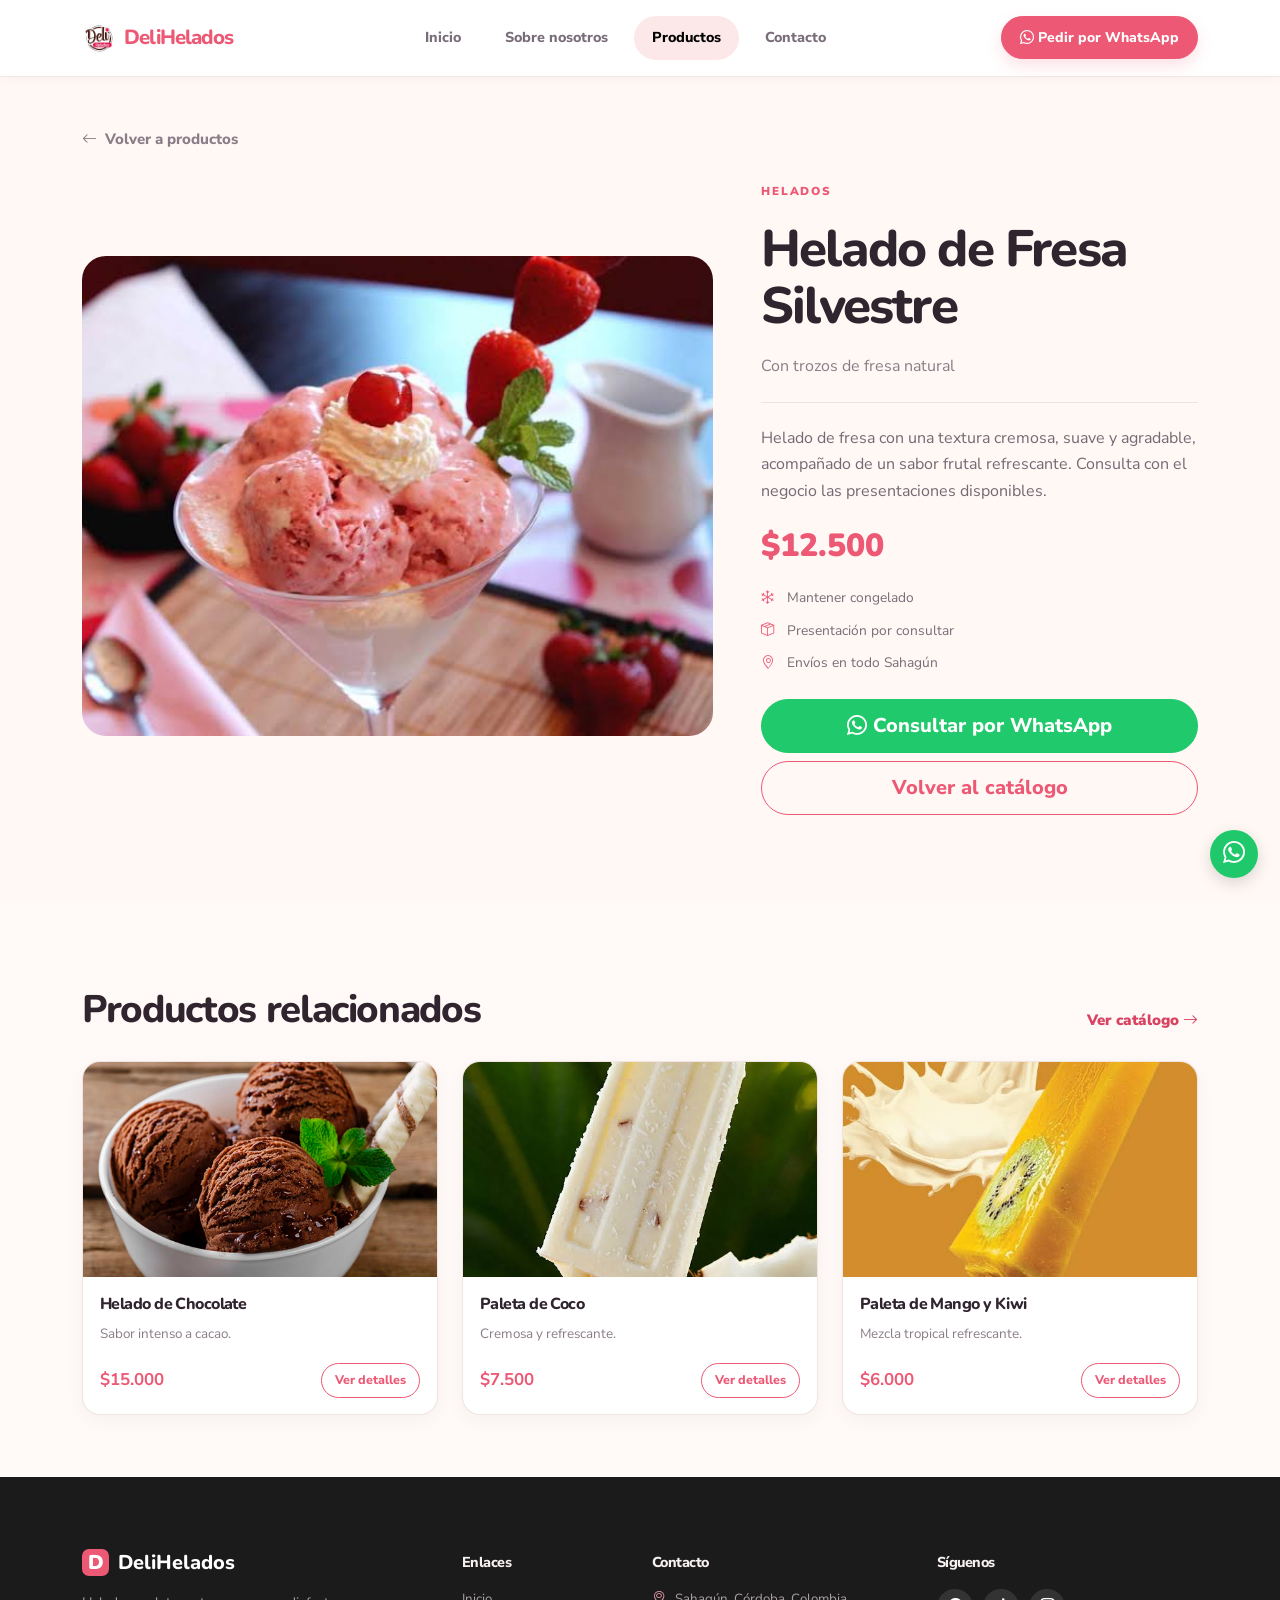
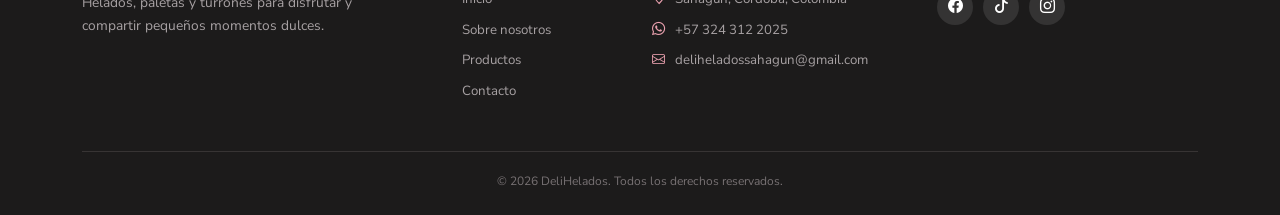
<file: html/detail.html>
<!DOCTYPE html>
<html lang="es">

<head>
  <meta charset="UTF-8">
  <meta name="viewport" content="width=device-width, initial-scale=1.0">
  <meta name="description" content="Consulta detalles de los productos de DeliHelados y pregunta por WhatsApp.">
  <meta name="theme-color" content="#fff8f4">
  <title>DeliHelados | Detalle de producto</title>
  
  <link rel="preconnect" href="https://fonts.googleapis.com">
  <link rel="preconnect" href="https://fonts.gstatic.com" crossorigin>
  <link
    href="https://fonts.googleapis.com/css2?family=Nunito+Sans:wght@400;500;600;700;800&family=Nunito:wght@600;700;800;900&display=swap"
    rel="stylesheet">
  <link href="https://cdn.jsdelivr.net/npm/bootstrap@5.3.8/dist/css/bootstrap.min.css" rel="stylesheet">
  <link href="https://cdn.jsdelivr.net/npm/bootstrap-icons@1.13.1/font/bootstrap-icons.min.css" rel="stylesheet">
  <link rel="stylesheet" href="../css/style.css">
</head>

<body class="page-detail">
  <header class="site-header sticky-top">
    <nav class="navbar navbar-expand-lg">
      <div class="container">
        <a class="navbar-brand d-flex align-items-center gap-2" href="../index.html" aria-label="DeliHelados, inicio">
          <img src="../assets/images/logo.png" alt="" width="34" height="34">
          <span>Deli<span>Helados</span></span>
        </a>
        <button class="navbar-toggler" type="button" data-bs-toggle="collapse" data-bs-target="#mainNav"
          aria-controls="mainNav" aria-expanded="false" aria-label="Abrir navegación">
          <span class="navbar-toggler-icon"></span>
        </button>
        <div class="collapse navbar-collapse" id="mainNav">
          <ul class="navbar-nav mx-auto mb-2 mb-lg-0">
            <li class="nav-item"><a class="nav-link " href="../index.html">Inicio</a></li>
            <li class="nav-item"><a class="nav-link " href="about.html">Sobre nosotros</a></li>
            <li class="nav-item"><a class="nav-link active" href="products.html">Productos</a></li>
            <li class="nav-item"><a class="nav-link " href="contact.html">Contacto</a></li>
          </ul>
          <a class="btn btn-coral btn-sm header-whatsapp" href="https://wa.me/573243122025" target="_blank"
            rel="noopener noreferrer">
            <i class="bi bi-whatsapp" aria-hidden="true"></i> Pedir por WhatsApp
          </a>
        </div>
      </div>
    </nav>
  </header>
  <main>

    <section class="detail-section section-pad">
      <div class="container">
        <a href="products.html" class="back-link"><i class="bi bi-arrow-left"></i> Volver a productos</a>
        <div class="row g-5 align-items-center detail-main">
          <div class="col-lg-7">
            <div class="detail-image" id="detailImage"><img id="detailPhoto" src="../assets/images/helado_fresas.png"
                alt="Helado de fresa"></div>
          </div>
          <div class="col-lg-5">
            <span class="eyebrow" id="detailCategory">HELADOS</span>
            <h1 class="display-title" id="detailName">Helado de Fresa Silvestre</h1>
            <p class="detail-flavor" id="detailFlavor">Con trozos de fresa natural</p>
            <div class="detail-divider"></div>
            <p class="detail-description" id="detailDescription">Helado de fresa con una textura cremosa, suave y
              agradable, acompañado de un sabor frutal refrescante.</p>
            <div class="detail-price" id="detailPrice">$12.500</div>
            <div class="detail-facts"><span><i class="bi bi-snow"></i> Mantener congelado</span><span><i
                  class="bi bi-box-seam"></i> Presentación por consultar</span><span><i class="bi bi-geo-alt"></i>
                Envíos en todo Sahagún</span></div>
            <a class="btn btn-whatsapp btn-lg w-100 mt-4" id="detailWhatsApp" href="https://wa.me/573243122025"
              target="_blank" rel="noopener noreferrer"><i class="bi bi-whatsapp"></i> Consultar por WhatsApp</a>
            <a href="products.html" class="btn btn-outline-coral btn-lg w-100 mt-2">Volver al catálogo</a>
          </div>
        </div>
      </div>
    </section>
    <section class="related-section section-pad">
      <div class="container">
        <div class="section-heading-row">
          <h2 class="section-heading">Productos relacionados</h2><a href="products.html" class="text-link">Ver catálogo
            <i class="bi bi-arrow-right"></i></a>
        </div>
        <div class="row g-4">
          <div class="col-12 col-sm-6 col-lg-4">
            <article class="product-card h-100"><a href="detail.html?product=chocolate" class="product-image"><img
                  src="../assets/images/helado_chocolate.png" alt="Helado de chocolate"></a>
              <div class="product-info">
                <h3><a href="detail.html?product=chocolate">Helado de Chocolate</a></h3>
                <p>Sabor intenso a cacao.</p>
                <div class="product-bottom"><strong>$15.000</strong><a class="btn btn-outline-coral btn-sm"
                    href="detail.html?product=chocolate">Ver detalles</a></div>
              </div>
            </article>
          </div>
          <div class="col-12 col-sm-6 col-lg-4">
            <article class="product-card h-100"><a href="detail.html?product=coco" class="product-image"><img
                  src="../assets/images/paleta_coco.png" alt="Paleta de coco"></a>
              <div class="product-info">
                <h3><a href="detail.html?product=coco">Paleta de Coco</a></h3>
                <p>Cremosa y refrescante.</p>
                <div class="product-bottom"><strong>$7.500</strong><a class="btn btn-outline-coral btn-sm"
                    href="detail.html?product=coco">Ver detalles</a></div>
              </div>
            </article>
          </div>
          <div class="col-12 col-sm-6 col-lg-4">
            <article class="product-card h-100"><a href="detail.html?product=mango" class="product-image"><img
                  src="../assets/images/paleta_mangokiwi.png" alt="Paleta de mango y kiwi"></a>
              <div class="product-info">
                <h3><a href="detail.html?product=mango">Paleta de Mango y Kiwi</a></h3>
                <p>Mezcla tropical refrescante.</p>
                <div class="product-bottom"><strong>$6.000</strong><a class="btn btn-outline-coral btn-sm"
                    href="detail.html?product=mango">Ver detalles</a></div>
              </div>
            </article>
          </div>
        </div>
      </div>
    </section>

  </main>
  <footer class="site-footer">
    <div class="container">
      <div class="row g-4 py-5">
        <div class="col-lg-4 col-md-6">
          <a class="footer-brand" href="../index.html"><span class="brand-mark">D</span> DeliHelados</a>
          <p class="footer-copy mt-3">Helados, paletas y turrones para disfrutar y compartir pequeños momentos dulces.
          </p>
        </div>
        <div class="col-6 col-lg-2 col-md-3">
          <h2 class="footer-title">Enlaces</h2>
          <ul class="footer-links">
            <li><a href="../index.html">Inicio</a></li>
            <li><a href="about.html">Sobre nosotros</a></li>
            <li><a href="products.html">Productos</a></li>
            <li><a href="contact.html">Contacto</a></li>
          </ul>
        </div>
        <div class="col-6 col-lg-3 col-md-3">
          <h2 class="footer-title">Contacto</h2>
          <ul class="footer-links footer-contact">
            <li><i class="bi bi-geo-alt" aria-hidden="true"></i> Sahagún, Córdoba, Colombia</li>
            <li><a href="https://wa.me/573243122025" target="_blank" rel="noopener noreferrer"><i class="bi bi-whatsapp"
                  aria-hidden="true"></i> +57 324 312 2025</a></li>
            <li><a href="mailto:deliheladossahagun@gmail.com"><i class="bi bi-envelope" aria-hidden="true"></i>
                deliheladossahagun@gmail.com</a></li>
          </ul>
        </div>
        <div class="col-lg-3">
          <h2 class="footer-title">Síguenos</h2>
          <div class="social-links">
            <a href="#" aria-label="Facebook"><i class="bi bi-facebook"></i></a>
            <a href="#" aria-label="TikTok"><i class="bi bi-tiktok"></i></a>
            <a href="#" aria-label="Instagram"><i class="bi bi-instagram"></i></a>
          </div>
        </div>
      </div>
      <div class="footer-bottom">© <span data-current-year>2026</span> DeliHelados. Todos los derechos reservados.</div>
    </div>
  </footer>
  <div class="floating-actions">
    <button class="back-to-top" type="button" aria-label="Volver arriba" title="Volver arriba"><i
        class="bi bi-chevron-up"></i></button>
    <a class="whatsapp-float" href="https://wa.me/573243122025" target="_blank" rel="noopener noreferrer"
      aria-label="Contactar a DeliHelados por WhatsApp"><i class="bi bi-whatsapp"></i></a>
  </div>
  <script src="https://cdn.jsdelivr.net/npm/bootstrap@5.3.8/dist/js/bootstrap.bundle.min.js"></script>
  <script src="../js/script.js"></script>
</body>
</html>
</file>
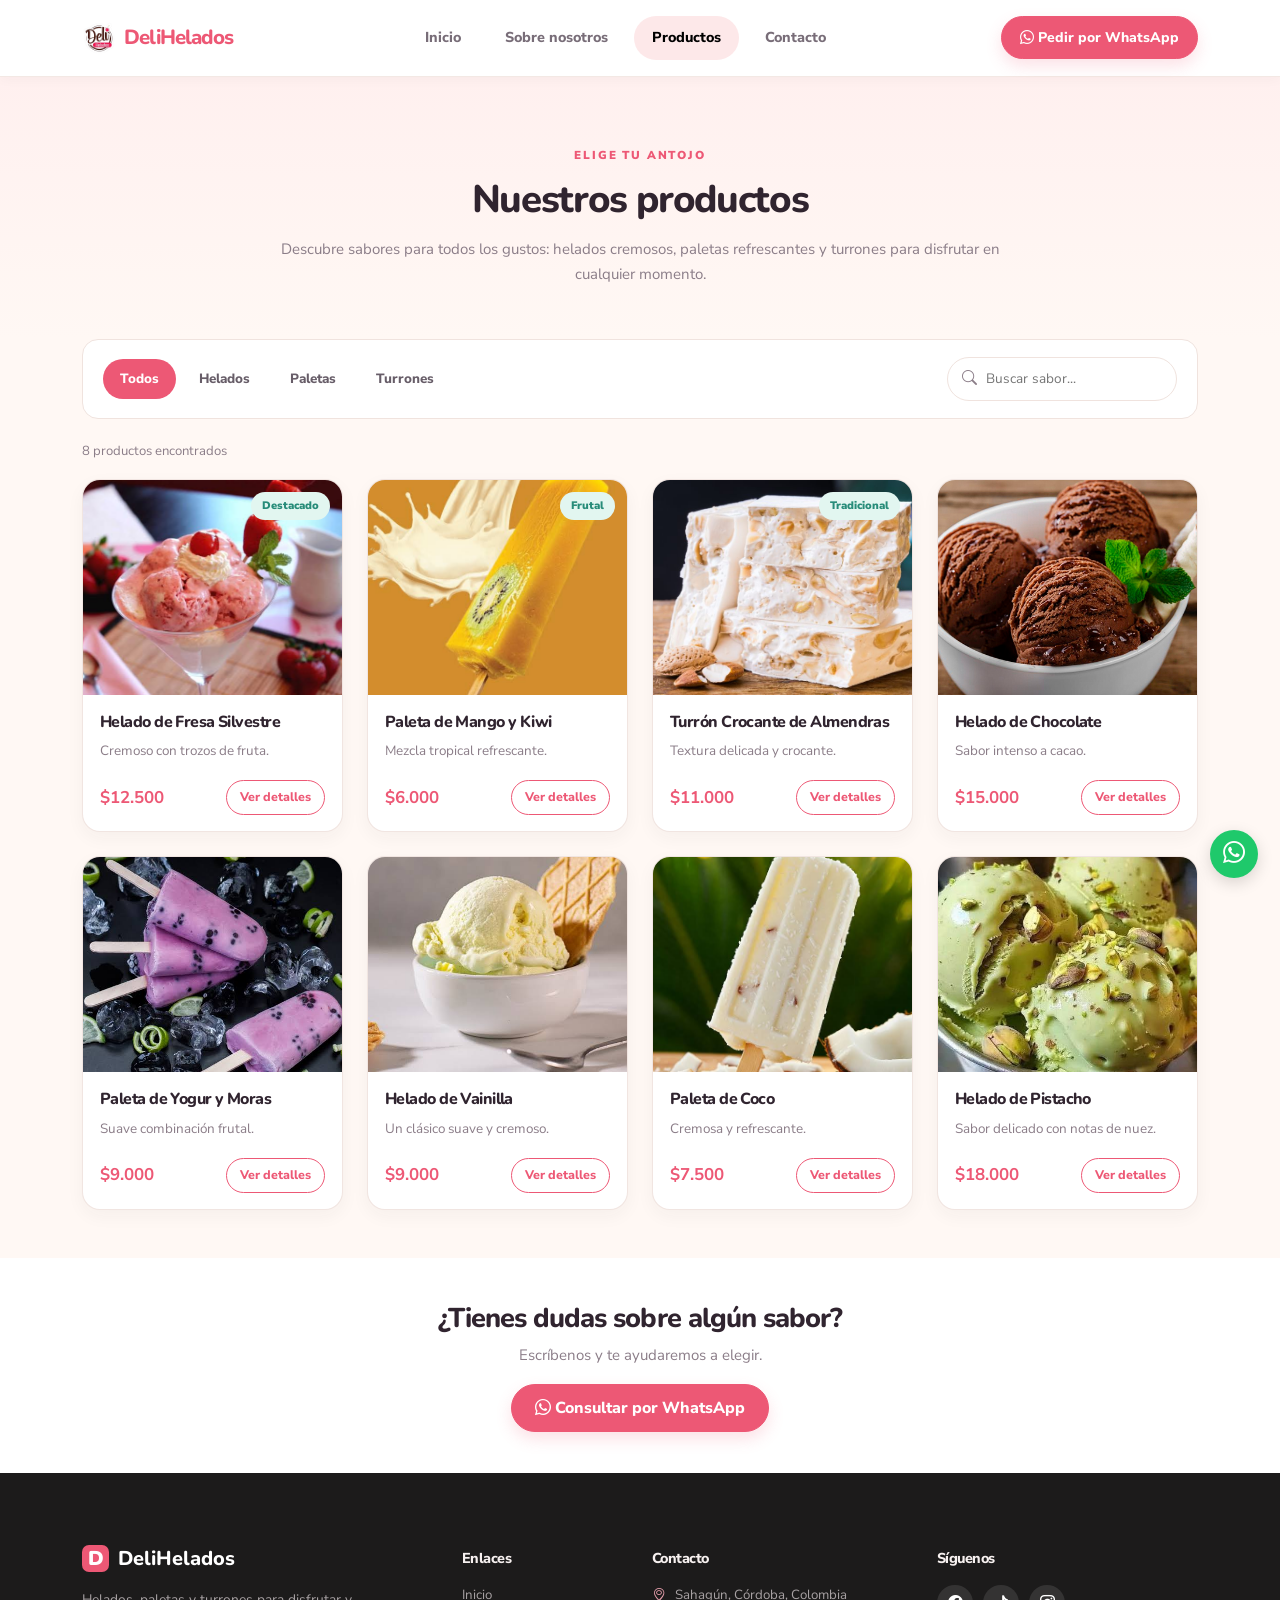
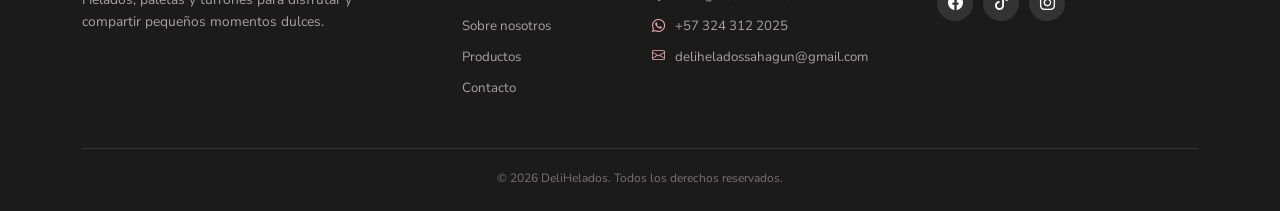
<file: html/products.html>
<!DOCTYPE html>
<html lang="es">

<head>
  <meta charset="UTF-8">
  <meta name="viewport" content="width=device-width, initial-scale=1.0">
  <meta name="description" content="Explora el catálogo de helados, paletas y turrones de DeliHelados.">
  <meta name="theme-color" content="#fff8f4">
  <title>DeliHelados | Productos</title>
  
  <link rel="preconnect" href="https://fonts.googleapis.com">
  <link rel="preconnect" href="https://fonts.gstatic.com" crossorigin>
  <link
    href="https://fonts.googleapis.com/css2?family=Nunito+Sans:wght@400;500;600;700;800&family=Nunito:wght@600;700;800;900&display=swap"
    rel="stylesheet">
  <link href="https://cdn.jsdelivr.net/npm/bootstrap@5.3.8/dist/css/bootstrap.min.css" rel="stylesheet">
  <link href="https://cdn.jsdelivr.net/npm/bootstrap-icons@1.13.1/font/bootstrap-icons.min.css" rel="stylesheet">
  <link rel="stylesheet" href="../css/style.css">
</head>

<body class="page-products">
  <header class="site-header sticky-top">
    <nav class="navbar navbar-expand-lg">
      <div class="container">
        <a class="navbar-brand d-flex align-items-center gap-2" href="../index.html" aria-label="DeliHelados, inicio">
          <img src="../assets/images/logo.png" alt="" width="34" height="34">
          <span>Deli<span>Helados</span></span>
        </a>
        <button class="navbar-toggler" type="button" data-bs-toggle="collapse" data-bs-target="#mainNav"
          aria-controls="mainNav" aria-expanded="false" aria-label="Abrir navegación">
          <span class="navbar-toggler-icon"></span>
        </button>
        <div class="collapse navbar-collapse" id="mainNav">
          <ul class="navbar-nav mx-auto mb-2 mb-lg-0">
            <li class="nav-item"><a class="nav-link " href="../index.html">Inicio</a></li>
            <li class="nav-item"><a class="nav-link " href="about.html">Sobre nosotros</a></li>
            <li class="nav-item"><a class="nav-link active" href="products.html">Productos</a></li>
            <li class="nav-item"><a class="nav-link " href="contact.html">Contacto</a></li>
          </ul>
          <a class="btn btn-coral btn-sm header-whatsapp" href="https://wa.me/573243122025" target="_blank"
            rel="noopener noreferrer">
            <i class="bi bi-whatsapp" aria-hidden="true"></i> Pedir por WhatsApp
          </a>
        </div>
      </div>
    </nav>
  </header>
  <main>

    <section class="page-intro">
      <div class="container text-center">
        <span class="eyebrow">ELIGE TU ANTOJO</span>
        <h1 class="section-heading">Nuestros productos</h1>
        <p>Descubre sabores para todos los gustos: helados cremosos, paletas refrescantes y turrones para disfrutar en
          cualquier momento.</p>
      </div>
    </section>
    <section class="catalog-section pb-5">
      <div class="container">
        <div class="catalog-toolbar">
          <div class="filter-tabs" role="group" aria-label="Filtrar productos por categoría">
            <button class="filter-btn active" type="button" data-filter="todos" aria-pressed="true">Todos</button>
            <button class="filter-btn" type="button" data-filter="helados" aria-pressed="false">Helados</button>
            <button class="filter-btn" type="button" data-filter="paletas" aria-pressed="false">Paletas</button>
            <button class="filter-btn" type="button" data-filter="turrones" aria-pressed="false">Turrones</button>
          </div>
          <label class="search-box"><i class="bi bi-search" aria-hidden="true"></i><span class="visually-hidden">Buscar
              producto</span><input type="search" id="productSearch" placeholder="Buscar sabor..."
              autocomplete="off"></label>
        </div>
        <p class="results-label" id="resultsLabel" aria-live="polite">Productos encontrados</p>
        <div class="row g-4" id="productGrid">
          <div class="col-12 col-sm-6 col-lg-3 product-item" data-category="helados"
            data-name="helado fresa silvestre fresa">
            <article class="product-card h-100"><a href="detail.html?product=fresa" class="product-image"><img
                  src="../assets/images/helado_fresas.png" alt="Helado de fresa"><span
                  class="product-badge">Destacado</span></a>
              <div class="product-info">
                <h2><a href="detail.html?product=fresa">Helado de Fresa Silvestre</a></h2>
                <p>Cremoso con trozos de fruta.</p>
                <div class="product-bottom"><strong>$12.500</strong><a class="btn btn-outline-coral btn-sm"
                    href="detail.html?product=fresa">Ver detalles</a></div>
              </div>
            </article>
          </div>
          <div class="col-12 col-sm-6 col-lg-3 product-item" data-category="paletas"
            data-name="paleta mango kiwi mango">
            <article class="product-card h-100"><a href="detail.html?product=mango" class="product-image"><img
                  src="../assets/images/paleta_mangokiwi.png" alt="Paleta de mango y kiwi"><span
                  class="product-badge">Frutal</span></a>
              <div class="product-info">
                <h2><a href="detail.html?product=mango">Paleta de Mango y Kiwi</a></h2>
                <p>Mezcla tropical refrescante.</p>
                <div class="product-bottom"><strong>$6.000</strong><a class="btn btn-outline-coral btn-sm"
                    href="detail.html?product=mango">Ver detalles</a></div>
              </div>
            </article>
          </div>
          <div class="col-12 col-sm-6 col-lg-3 product-item" data-category="turrones"
            data-name="turron crocante almendras turron">
            <article class="product-card h-100"><a href="detail.html?product=turron" class="product-image"><img
                  src="../assets/images/turron_almendras.png" alt="Turrón Crocante de Almendras"><span
                  class="product-badge">Tradicional</span></a>
              <div class="product-info">
                <h2><a href="detail.html?product=turron">Turrón Crocante de Almendras</a></h2>
                <p>Textura delicada y crocante.</p>
                <div class="product-bottom"><strong>$11.000</strong><a class="btn btn-outline-coral btn-sm"
                    href="detail.html?product=turron">Ver detalles</a></div>
              </div>
            </article>
          </div>
          <div class="col-12 col-sm-6 col-lg-3 product-item" data-category="helados" data-name="helado chocolate cacao">
            <article class="product-card h-100"><a href="detail.html?product=chocolate" class="product-image"><img
                  src="../assets/images/helado_chocolate.png" alt="Helado de chocolate"></a>
              <div class="product-info">
                <h2><a href="detail.html?product=chocolate">Helado de Chocolate</a></h2>
                <p>Sabor intenso a cacao.</p>
                <div class="product-bottom"><strong>$15.000</strong><a class="btn btn-outline-coral btn-sm"
                    href="detail.html?product=chocolate">Ver detalles</a></div>
              </div>
            </article>
          </div>
          <div class="col-12 col-sm-6 col-lg-3 product-item" data-category="paletas"
            data-name="paleta yogur moras mora">
            <article class="product-card h-100"><a href="detail.html?product=mora" class="product-image"><img
                  src="../assets/images/paleta_morayogurt.png" alt="Paleta de yogur y moras"></a>
              <div class="product-info">
                <h2><a href="detail.html?product=mora">Paleta de Yogur y Moras</a></h2>
                <p>Suave combinación frutal.</p>
                <div class="product-bottom"><strong>$9.000</strong><a class="btn btn-outline-coral btn-sm"
                    href="detail.html?product=mora">Ver detalles</a></div>
              </div>
            </article>
          </div>
          <div class="col-12 col-sm-6 col-lg-3 product-item" data-category="helados"
            data-name="helado vainilla vainilla">
            <article class="product-card h-100"><a href="detail.html?product=vainilla" class="product-image"><img
                  src="../assets/images/helado_vainilla.png" alt="Helado de Vainilla"></a>
              <div class="product-info">
                <h2><a href="detail.html?product=vainilla">Helado de Vainilla</a></h2>
                <p>Un clásico suave y cremoso.</p>
                <div class="product-bottom"><strong>$9.000</strong><a class="btn btn-outline-coral btn-sm"
                    href="detail.html?product=vainilla">Ver detalles</a></div>
              </div>
            </article>
          </div>
          <div class="col-12 col-sm-6 col-lg-3 product-item" data-category="paletas" data-name="paleta coco coco">
            <article class="product-card h-100"><a href="detail.html?product=coco" class="product-image"><img
                  src="../assets/images/paleta_coco.png" alt="Paleta de Coco"></a>
              <div class="product-info">
                <h2><a href="detail.html?product=coco">Paleta de Coco</a></h2>
                <p>Cremosa y refrescante.</p>
                <div class="product-bottom"><strong>$7.500</strong><a class="btn btn-outline-coral btn-sm"
                    href="detail.html?product=coco">Ver detalles</a></div>
              </div>
            </article>
          </div>
          <div class="col-12 col-sm-6 col-lg-3 product-item" data-category="helados"
            data-name="helado pistacho pistacho">
            <article class="product-card h-100"><a href="detail.html?product=pistacho" class="product-image"><img
                  src="../assets/images/helado_pistacho.png" alt="Helado de Pistacho"></a>
              <div class="product-info">
                <h2><a href="detail.html?product=pistacho">Helado de Pistacho</a></h2>
                <p>Sabor delicado con notas de nuez.</p>
                <div class="product-bottom"><strong>$18.000</strong><a class="btn btn-outline-coral btn-sm"
                    href="detail.html?product=pistacho">Ver detalles</a></div>
              </div>
            </article>
          </div>
        </div>
        <div class="empty-state d-none" id="emptyProducts"><i class="bi bi-search"></i>
          <h2>No encontramos productos</h2>
          <p>Prueba con otro nombre o categoría.</p>
        </div>
      </div>
    </section>
    <section class="catalog-cta">
      <div class="container text-center">
        <h2>¿Tienes dudas sobre algún sabor?</h2>
        <p>Escríbenos y te ayudaremos a elegir.</p><a class="btn btn-coral" href="https://wa.me/573243122025"
          target="_blank" rel="noopener noreferrer"><i class="bi bi-whatsapp"></i> Consultar por WhatsApp</a>
      </div>
    </section>

  </main>
  <footer class="site-footer">
    <div class="container">
      <div class="row g-4 py-5">
        <div class="col-lg-4 col-md-6">
          <a class="footer-brand" href="../index.html"><span class="brand-mark">D</span> DeliHelados</a>
          <p class="footer-copy mt-3">Helados, paletas y turrones para disfrutar y compartir pequeños momentos dulces.
          </p>
        </div>
        <div class="col-6 col-lg-2 col-md-3">
          <h2 class="footer-title">Enlaces</h2>
          <ul class="footer-links">
            <li><a href="../index.html">Inicio</a></li>
            <li><a href="about.html">Sobre nosotros</a></li>
            <li><a href="products.html">Productos</a></li>
            <li><a href="contact.html">Contacto</a></li>
          </ul>
        </div>
        <div class="col-6 col-lg-3 col-md-3">
          <h2 class="footer-title">Contacto</h2>
          <ul class="footer-links footer-contact">
            <li><i class="bi bi-geo-alt" aria-hidden="true"></i> Sahagún, Córdoba, Colombia</li>
            <li><a href="https://wa.me/573243122025" target="_blank" rel="noopener noreferrer"><i class="bi bi-whatsapp"
                  aria-hidden="true"></i> +57 324 312 2025</a></li>
            <li><a href="mailto:deliheladossahagun@gmail.com"><i class="bi bi-envelope" aria-hidden="true"></i>
                deliheladossahagun@gmail.com</a></li>
          </ul>
        </div>
        <div class="col-lg-3">
          <h2 class="footer-title">Síguenos</h2>
          <div class="social-links">
            <a href="#" aria-label="Facebook"><i class="bi bi-facebook"></i></a>
            <a href="#" aria-label="TikTok"><i class="bi bi-tiktok"></i></a>
            <a href="#" aria-label="Instagram"><i class="bi bi-instagram"></i></a>
          </div>
        </div>
      </div>
      <div class="footer-bottom">© <span data-current-year>2026</span> DeliHelados. Todos los derechos reservados.</div>
    </div>
  </footer>
  <div class="floating-actions">
    <button class="back-to-top" type="button" aria-label="Volver arriba" title="Volver arriba"><i
        class="bi bi-chevron-up"></i></button>
    <a class="whatsapp-float" href="https://wa.me/573243122025" target="_blank" rel="noopener noreferrer"
      aria-label="Contactar a DeliHelados por WhatsApp"><i class="bi bi-whatsapp"></i></a>
  </div>
  <script src="https://cdn.jsdelivr.net/npm/bootstrap@5.3.8/dist/js/bootstrap.bundle.min.js"></script>
  <script src="../js/script.js"></script>
</body>
</html>
</file>
<file: css/style.css>
:root {
  --coral: #ed5875;
  --coral-dark: #d94362;
  --pink-soft: #fde8e9;
  --cream: #fff8f4;
  --cream-deep: #f9eee8;
  --ink: #30242f;
  --muted: #8b7d88;
  --line: #f0e3de;
  --footer: #1c1b1b;
  --shadow: 0 12px 34px rgba(48, 36, 47, .08);
  --radius: 20px;
}

* {
  box-sizing: border-box;
}

html {
  scroll-behavior: smooth;
  scroll-padding-top: 90px;
}

body {
  margin: 0;
  color: var(--ink);
  background: var(--cream);
  font-family: "Nunito Sans", sans-serif;
  font-size: 15px;
  line-height: 1.65;
}

h1,
h2,
h3,
h4,
.navbar-brand {
  font-family: "Nunito", sans-serif;
  font-weight: 800;
  letter-spacing: -.035em;
}

a {
  color: inherit;
  text-decoration: none;
}

img {
  max-width: 100%;
}

.site-header {
  background: rgba(255, 255, 255, .96);
  border-bottom: 1px solid rgba(240, 227, 222, .8);
  box-shadow: 0 2px 12px rgba(48, 36, 47, .035);
}

.navbar {
  min-height: 76px;
  padding: 10px 0;
}

.navbar-brand {
  color: var(--coral);
  font-size: 1.28rem;
  letter-spacing: -.04em;
}

.navbar-brand img {
  object-fit: contain;
}

.navbar-brand span span {
  color: var(--coral);
}

.navbar-nav {
  gap: 8px;
}

.nav-link {
  color: #786d78;
  font-size: .9rem;
  font-weight: 800;
  padding: 10px 18px !important;
  border-radius: 30px;
  transition: .2s ease;
}

.nav-link:hover,
.nav-link.active {
  background: var(--pink-soft);
  color: var(--coral-dark);
}

.navbar-toggler {
  border: 1px solid var(--line);
  padding: 7px 10px;
}

.navbar-toggler:focus {
  box-shadow: 0 0 0 .2rem rgba(237, 88, 117, .2);
}

.btn {
  border-radius: 999px;
  padding: 11px 23px;
  font-weight: 800;
  transition: transform .2s, box-shadow .2s, background-color .2s;
}

.btn:hover {
  transform: translateY(-2px);
}

.btn-coral {
  background: var(--coral);
  color: #fff;
  border: 1px solid var(--coral);
  box-shadow: 0 7px 16px rgba(237, 88, 117, .18);
}

.btn-coral:hover,
.btn-coral:focus {
  background: var(--coral-dark);
  color: #fff;
  border-color: var(--coral-dark);
}

.btn-outline-coral {
  color: var(--coral);
  border: 1.5px solid var(--coral);
  background: transparent;
}

.btn-outline-coral:hover {
  background: var(--coral);
  color: #fff;
}

.btn-whatsapp {
  color: white;
  background: #20c96b;
  border: 1px solid #20c96b;
  font-weight: 800;
}

.btn-whatsapp:hover {
  color: white;
  background: #15ae59;
  border-color: #15ae59;
}

.header-whatsapp {
  white-space: nowrap;
  padding: 10px 18px;
}

.section-pad {
  padding: 86px 0;
}

.eyebrow {
  color: var(--coral);
  display: inline-flex;
  align-items: center;
  gap: 10px;
  font-size: .72rem;
  letter-spacing: .16em;
  font-weight: 900;
  margin-bottom: 12px;
}

.eyebrow>span {
  display: inline-block;
  width: 25px;
  height: 1px;
  background: currentColor;
}

.eyebrow-light {
  color: #fff;
}

.section-heading {
  font-size: clamp(1.9rem, 3vw, 2.6rem);
  margin: 0 0 15px;
  line-height: 1.2;
}

.display-title {
  font-size: clamp(2.35rem, 4vw, 3.5rem);
  line-height: 1.12;
  margin: 8px 0 18px;
}

.muted-copy {
  color: var(--muted);
}

.narrow-copy {
  max-width: 780px;
}

.welcome-section {
  padding: 54px 0 64px;
  background: #fffaf7;
}

.welcome-section p,
.page-intro p {
  color: var(--muted);
  max-width: 760px;
  margin: 0 auto;
}

.home-hero {
  position: relative;
  min-height: 570px;
  display: flex;
  align-items: center;
  overflow: hidden;
  background: #574a4a url("../assets/images/main_icecream-opaque.png") center 47% / cover no-repeat;
}

.home-hero::before {
  content: "";
  position: absolute;
  inset: 0;
  background: linear-gradient(90deg, rgba(35, 26, 34, .72), rgba(35, 26, 34, .36) 55%, rgba(35, 26, 34, .12));
}

.hero-shade {
  position: absolute;
  inset: 0;
  background: linear-gradient(0deg, rgba(35, 26, 34, .16), transparent 50%);
}

.hero-content {
  position: relative;
  z-index: 1;
  padding-top: 72px;
  padding-bottom: 72px;
}

.hero-copy {
  max-width: 670px;
  color: white;
}

.hero-copy h1 {
  font-size: clamp(2.8rem, 5.5vw, 5rem);
  line-height: 1.07;
  margin: 8px 0 22px;
}

.hero-copy h1 em {
  color: #ffc5cf;
  font-style: normal;
  display: block;
}

.hero-copy p {
  max-width: 540px;
  color: rgba(255, 255, 255, .88);
  font-size: 1.08rem;
  margin-bottom: 30px;
}

.btn-outline-light:hover {
  color: var(--ink);
}

.products-featured {
  background: var(--cream);
}

.section-heading-row {
  display: flex;
  align-items: end;
  justify-content: space-between;
  gap: 20px;
  margin-bottom: 28px;
}

.section-heading-row .eyebrow {
  display: block;
}

.section-heading-row .section-heading {
  margin-bottom: 0;
}

.text-link {
  color: var(--coral-dark);
  font-weight: 900;
  white-space: nowrap;
}

.text-link:hover {
  color: var(--ink);
}

.product-card {
  background: #fff;
  border: 1px solid rgba(240, 227, 222, .9);
  border-radius: 18px;
  overflow: hidden;
  box-shadow: 0 6px 18px rgba(48, 36, 47, .045);
  transition: transform .25s, box-shadow .25s;
  display: flex;
  flex-direction: column;
}

.product-card:hover {
  transform: translateY(-5px);
  box-shadow: var(--shadow);
}

.product-image {
  display: flex;
  position: relative;
  align-items: center;
  justify-content: center;
  height: 215px;
  overflow: hidden;
  background: #f2e8e2;
}

.product-image img {
  width: 100%;
  height: 100%;
  object-fit: cover;
  transition: transform .4s;
}

.product-card:hover .product-image img {
  transform: scale(1.04);
}

.product-badge {
  position: absolute;
  top: 12px;
  right: 12px;
  border-radius: 30px;
  background: #e2f6f0;
  color: #278c79;
  font-size: .68rem;
  font-weight: 900;
  padding: 5px 11px;
}

.product-info {
  padding: 17px 17px 16px;
  display: flex;
  flex-direction: column;
  flex: 1;
}

.product-info h2,
.product-info h3 {
  font-size: 1rem;
  line-height: 1.35;
  margin: 0 0 7px;
}

.product-info h2 a:hover,
.product-info h3 a:hover {
  color: var(--coral-dark);
}

.product-info p {
  font-size: .84rem;
  color: var(--muted);
  margin: 0 0 18px;
}

.product-bottom {
  display: flex;
  align-items: center;
  justify-content: space-between;
  gap: 8px;
  margin-top: auto;
}

.product-bottom strong {
  color: var(--coral);
  font-size: 1.06rem;
  white-space: nowrap;
}

.round-link {
  width: 36px;
  height: 36px;
  display: grid;
  place-items: center;
  border: 1px solid var(--coral);
  border-radius: 50%;
  color: var(--coral);
}

.round-link:hover {
  color: white;
  background: var(--coral);
}

.product-bottom .btn {
  padding: 7px 13px;
  font-size: .78rem;
}

.categories-section {
  background: #fffaf7;
}

.category-card {
  position: relative;
  display: block;
  height: 320px;
  overflow: hidden;
  border-radius: 20px;
  background: #d7b9a5;
  color: white;
}

.category-card>img {
  width: 100%;
  height: 100%;
  object-fit: cover;
  transition: transform .45s;
}

.category-card:hover>img {
  transform: scale(1.06);
}

.category-overlay {
  position: absolute;
  inset: 0;
  background: linear-gradient(0deg, rgba(35, 25, 33, .78), rgba(35, 25, 33, 0) 75%);
}

.category-content {
  position: absolute;
  left: 24px;
  right: 24px;
  bottom: 23px;
  display: flex;
  flex-direction: column;
}

.category-content small {
  font-size: .65rem;
  letter-spacing: .13em;
  opacity: .8;
}

.category-content strong {
  font: 800 1.9rem "Nunito", sans-serif;
}

.category-content>span {
  font-weight: 800;
  font-size: .85rem;
  margin-top: 5px;
}

.category-turron {
  background: linear-gradient(140deg, #b88a5e, #f3d5a2 48%, #90633f);
}

.turron-placeholder,
.offer-turron-art {
  display: grid;
  place-items: center;
  width: 100%;
  height: 100%;
  color: rgba(255, 255, 255, .8);
  font-size: 5rem;
  background: repeating-linear-gradient(45deg, #d4b37e 0 26px, #f0d6a2 27px 53px, #b98d5b 54px 80px);
}

.cta-section {
  background: var(--coral);
  color: white;
  padding: 55px 0;
}

.cta-inner {
  display: flex;
  align-items: center;
  justify-content: space-between;
  gap: 30px;
}

.cta-inner h2 {
  font-size: clamp(1.8rem, 3vw, 2.5rem);
  margin: 0 0 8px;
}

.cta-inner p {
  margin: 0;
  color: rgba(255, 255, 255, .9);
}

.cta-inner .btn {
  flex-shrink: 0;
  color: var(--coral-dark);
  font-size: .9rem;
}

.site-footer {
  background: var(--footer);
  color: #f7f1f0;
}

.footer-brand {
  display: inline-flex;
  align-items: center;
  gap: 9px;
  color: white;
  font: 800 1.25rem "Nunito", sans-serif;
}

.brand-mark {
  display: inline-grid;
  place-items: center;
  width: 27px;
  height: 27px;
  border-radius: 7px;
  color: white;
  background: var(--coral);
  font-weight: 900;
}

.footer-copy {
  max-width: 300px;
  color: #a7a1a3;
  font-size: .86rem;
}

.footer-title {
  font: 800 .9rem "Nunito Sans", sans-serif;
  margin: 3px 0 17px;
}

.footer-links {
  list-style: none;
  margin: 0;
  padding: 0;
  display: grid;
  gap: 9px;
  color: #a7a1a3;
  font-size: .83rem;
}

.footer-links a:hover {
  color: #fff;
}

.footer-contact li {
  overflow-wrap: anywhere;
}

.footer-contact i {
  margin-right: 7px;
  color: #e9a0ae;
}

.social-links {
  display: flex;
  gap: 10px;
}

.social-links a {
  display: inline-grid;
  place-items: center;
  width: 36px;
  height: 36px;
  background: #343333;
  color: white;
  border-radius: 50%;
  transition: .2s;
}

.social-links a:hover {
  background: var(--coral);
  transform: translateY(-2px);
}

.footer-bottom {
  border-top: 1px solid #373434;
  padding: 20px 0 23px;
  text-align: center;
  color: #777173;
  font-size: .75rem;
}

.floating-actions {
  position: fixed;
  right: 22px;
  bottom: 22px;
  z-index: 1030;
  display: flex;
  flex-direction: column;
  gap: 11px;
  align-items: center;
}

.whatsapp-float,
.back-to-top {
  display: grid;
  place-items: center;
  width: 48px;
  height: 48px;
  border-radius: 50%;
  color: white;
  border: 0;
  box-shadow: 0 5px 16px rgba(0, 0, 0, .15);
  font-size: 1.4rem;
}

.whatsapp-float {
  background: #1fc96b;
}

.whatsapp-float:hover {
  color: white;
  background: #14ae59;
}

.back-to-top {
  background: #4bc9bf;
  cursor: pointer;
  opacity: 0;
  visibility: hidden;
  transform: translateY(8px);
  transition: .2s;
}

.back-to-top.is-visible {
  opacity: 1;
  visibility: visible;
  transform: translateY(0);
}

.page-intro {
  padding: 65px 0 52px;
  background: linear-gradient(180deg, #fff0ef 0%, var(--cream) 100%);
}

.page-intro .section-heading {
  margin-bottom: 14px;
}

.catalog-section {
  padding-top: 0;
}

.catalog-toolbar {
  display: flex;
  align-items: center;
  justify-content: space-between;
  gap: 20px;
  padding: 17px 20px;
  background: white;
  border: 1px solid var(--line);
  border-radius: 16px;
  margin-bottom: 22px;
}

.filter-tabs {
  display: flex;
  align-items: center;
  gap: 6px;
  flex-wrap: wrap;
}

.filter-btn {
  border: 0;
  border-radius: 30px;
  padding: 9px 17px;
  background: transparent;
  color: #675d68;
  font-weight: 800;
  font-size: .84rem;
}

.filter-btn:hover,
.filter-btn.active {
  color: white;
  background: var(--coral);
}

.search-box {
  display: flex;
  align-items: center;
  gap: 9px;
  border: 1px solid var(--line);
  border-radius: 30px;
  padding: 0 14px;
  color: var(--muted);
  min-width: 230px;
}

.search-box input {
  border: 0;
  outline: 0;
  width: 100%;
  padding: 10px 0;
  color: var(--ink);
  background: transparent;
  font: inherit;
  font-size: .85rem;
}

.results-label {
  color: var(--muted);
  font-size: .82rem;
  margin-bottom: 16px;
}

.image-turron,
.image-vanilla,
.image-coconut,
.image-pistachio {
  background: linear-gradient(140deg, #f3d9b2, #bd9365);
}

.turron-illustration,
.vanilla-illustration,
.coconut-illustration,
.pistachio-illustration {
  display: grid;
  place-items: center;
  width: 100%;
  height: 100%;
  font-size: 4.5rem;
  color: rgba(255, 255, 255, .8);
}

.image-vanilla {
  background: linear-gradient(135deg, #f6f0df, #d8c59a);
}

.image-coconut {
  background: linear-gradient(135deg, #e3f1e7, #a4cbb0);
}

.image-pistachio {
  background: linear-gradient(135deg, #e3e8bd, #8fa66c);
}

.empty-state {
  text-align: center;
  padding: 60px 20px;
  color: var(--muted);
}

.empty-state i {
  font-size: 2.5rem;
  color: var(--coral);
}

.empty-state h2 {
  color: var(--ink);
  margin-top: 12px;
  font-size: 1.4rem;
}

.catalog-cta {
  padding: 45px 0 65px;
  background: white;
}

.catalog-cta h2 {
  font-size: 1.7rem;
}

.catalog-cta p {
  color: var(--muted);
}

.about-hero {
  padding-top: 70px;
  padding-bottom: 70px;
  background: linear-gradient(100deg, #fff9f6, #fff2ef);
}

.about-tagline {
  font: 700 1.35rem "Nunito", sans-serif;
  color: #776976;
}

.about-tagline em {
  color: var(--coral);
  font-style: normal;
}

.lead-copy {
  font-size: 1.05rem;
  max-width: 540px;
}

.about-hero-image {
  position: relative;
  border-radius: 28px;
  overflow: hidden;
  background: #f4e7e2;
  min-height: 340px;
}

.about-hero-image img {
  display: block;
  width: 100%;
  height: 390px;
  object-fit: cover;
}

.image-sticker {
  position: absolute;
  right: 18px;
  bottom: 18px;
  display: flex;
  align-items: center;
  gap: 10px;
  padding: 12px 16px;
  background: white;
  color: var(--coral);
  border-radius: 14px;
  box-shadow: var(--shadow);
  font-size: 1.1rem;
}

.image-sticker small {
  font-size: .76rem;
  line-height: 1.25;
  color: var(--ink);
  font-weight: 800;
}

.about-story {
  background: #fffaf7;
}

.story-image {
  border-radius: 22px;
  overflow: hidden;
  box-shadow: var(--shadow);
}

.story-image img {
  width: 100%;
  height: 340px;
  object-fit: cover;
}

.about-note {
  display: flex;
  gap: 14px;
  align-items: center;
  margin-top: 24px;
  padding: 16px;
  background: white;
  border-radius: 14px;
  border: 1px solid var(--line);
}

.about-note>i {
  display: grid;
  place-items: center;
  width: 42px;
  height: 42px;
  border-radius: 50%;
  background: var(--pink-soft);
  color: var(--coral);
  font-size: 1.2rem;
}

.about-note small {
  color: var(--muted);
}

.proposal-section {
  background: #30232f;
  color: white;
}

.proposal-section .section-heading {
  margin-bottom: 16px;
}

.proposal-section p {
  color: rgba(255, 255, 255, .78);
  max-width: 800px;
  margin: auto;
}

.proposal-icon {
  display: grid;
  place-items: center;
  width: 60px;
  height: 60px;
  border-radius: 50%;
  margin: 0 auto 20px;
  background: white;
  color: var(--coral);
  font-size: 1.5rem;
}

.proposal-line {
  display: flex;
  align-items: center;
  justify-content: center;
  gap: 14px;
  margin-top: 28px;
  color: #ffb3c1;
}

.proposal-line span {
  width: 42px;
  height: 1px;
  background: #805b72;
}

.offer-card {
  overflow: hidden;
  background: white;
  border: 1px solid var(--line);
  border-radius: 18px;
  height: 100%;
  box-shadow: 0 7px 20px rgba(48, 36, 47, .04);
}

.offer-card>img,
.offer-turron-art {
  display: block;
  width: 100%;
  height: 205px;
  object-fit: cover;
}

.offer-card-body {
  position: relative;
  padding: 25px 22px 23px;
}

.offer-icon {
  position: absolute;
  top: -22px;
  right: 20px;
  display: grid;
  place-items: center;
  width: 44px;
  height: 44px;
  background: var(--coral);
  border: 4px solid white;
  color: white;
  border-radius: 50%;
}

.offer-card h3 {
  font-size: 1.3rem;
  margin: 0 0 9px;
}

.offer-card p {
  color: var(--muted);
  font-size: .88rem;
  min-height: 48px;
}

.offer-card a {
  color: var(--coral-dark);
  font-size: .85rem;
  font-weight: 900;
}

.represents-section {
  background: #fffaf7;
}

.value-item {
  padding: 10px 5px;
}

.value-item>span {
  display: grid;
  place-items: center;
  width: 60px;
  height: 60px;
  margin: 0 auto 13px;
  border: 1px solid var(--coral);
  border-radius: 50%;
  color: var(--coral);
  font-size: 1.5rem;
}

.value-item h3 {
  font-size: 1rem;
}

.value-item p {
  color: var(--muted);
  font-size: .82rem;
}

.about-cta {
  margin: 0 auto 70px;
  width: min(1320px, calc(100% - 48px));
  border-radius: 24px;
  padding: 48px 24px;
  text-align: center;
  color: white;
  background: var(--coral);
}

.about-cta h2 {
  font-size: clamp(1.7rem, 3vw, 2.4rem);
}

.about-cta p {
  margin: 8px 0 22px;
}

.about-cta .btn {
  color: var(--coral-dark);
  font-size: .9rem;
}

.detail-section {
  padding-top: 50px;
}

.back-link {
  display: inline-flex;
  gap: 8px;
  align-items: center;
  color: var(--muted);
  font-weight: 800;
  margin-bottom: 26px;
}

.back-link:hover {
  color: var(--coral);
}

.detail-image {
  height: 480px;
  border-radius: 24px;
  overflow: hidden;
  background: #f2e7e0;
}

.detail-image img {
  width: 100%;
  height: 100%;
  object-fit: cover;
}

.detail-flavor {
  color: var(--muted);
  font-size: 1rem;
  margin-bottom: 22px;
}

.detail-divider {
  width: 100%;
  height: 1px;
  background: var(--line);
  margin: 22px 0;
}

.detail-description {
  color: #756975;
  font-size: 1rem;
}

.detail-price {
  font: 900 2rem "Nunito", sans-serif;
  color: var(--coral);
  margin: 20px 0;
}

.detail-facts {
  display: grid;
  gap: 10px;
  color: #786d78;
  font-size: .86rem;
}

.detail-facts i {
  color: var(--coral);
  margin-right: 8px;
}

.related-section {
  background: #fffaf7;
}

.contact-intro {
  padding-bottom: 38px;
}

.contact-info-section {
  padding-top: 18px;
}

.subsection-heading {
  font-size: 1.3rem;
}

.contact-info-grid {
  max-width: 960px;
  margin: auto;
}

.contact-info-card {
  display: flex;
  align-items: center;
  gap: 16px;
  height: 100%;
  padding: 19px 22px;
  background: #fff0f0;
  border: 1px solid #fae2e4;
  border-radius: 17px;
  box-shadow: 0 8px 24px rgba(48, 36, 47, .04);
  transition: transform .2s;
}

a.contact-info-card:hover {
  transform: translateY(-3px);
}

.contact-info-icon {
  display: grid;
  place-items: center;
  flex: 0 0 48px;
  width: 48px;
  height: 48px;
  border-radius: 50%;
  background: white;
  color: var(--coral);
  font-size: 1.35rem;
}

.contact-info-card h3 {
  font-size: .95rem;
  margin: 0 0 3px;
}

.contact-info-card p {
  margin: 0;
  font-weight: 800;
}

.contact-info-card small {
  color: var(--muted);
  font-size: .77rem;
}

.social-links-coral a {
  background: #fff0f0;
  color: var(--coral);
}

.social-links-coral a:hover {
  background: var(--coral);
  color: white;
}

.contact-form-section {
  background: #fffaf7;
}

.contact-form-section .display-title {
  font-size: clamp(2rem, 3.5vw, 3rem);
}

.contact-form-section .col-lg-5>p {
  color: var(--muted);
}

.contact-side-note {
  display: flex;
  gap: 12px;
  align-items: center;
  margin-top: 25px;
  color: #716572;
  font-size: .9rem;
}

.contact-side-note i {
  font-size: 1.7rem;
  color: var(--coral);
}

.contact-form {
  padding: 30px;
  background: white;
  border: 1px solid var(--line);
  border-radius: 22px;
  box-shadow: var(--shadow);
}

.form-label {
  font-size: .85rem;
  font-weight: 800;
}

.form-control,
.form-select {
  border: 1px solid #eee1dd;
  border-radius: 12px;
  padding: 12px 14px;
  color: var(--ink);
  font: inherit;
  font-size: .9rem;
}

.form-control:focus,
.form-select:focus {
  border-color: var(--coral);
  box-shadow: 0 0 0 .2rem rgba(237, 88, 117, .14);
}

.form-feedback {
  font-size: .85rem;
  color: #28865b;
}

.map-section {
  padding: 0 0 75px;
  background: #fffaf7;
}

.map-placeholder {
  min-height: 230px;
  display: flex;
  flex-direction: column;
  align-items: center;
  justify-content: center;
  text-align: center;
  padding: 35px;
  border-radius: 22px;
  border: 1px dashed #e4c9c7;
  background: linear-gradient(135deg, #f8eae4, #fff7f2);
}

.map-pin {
  color: var(--coral);
  font-size: 2rem;
}

.map-placeholder h2 {
  font-size: 1.4rem;
  margin: 7px 0;
}

.map-placeholder p {
  color: var(--muted);
  margin-bottom: 10px;
}

@media (max-width: 991.98px) {
  .navbar-nav {
    padding: 12px 0;
    align-items: flex-start;
  }

  .header-whatsapp {
    display: inline-flex;
    width: fit-content;
    margin-bottom: 10px;
  }

  .home-hero {
    min-height: 520px;
    background-position: 58% center;
  }

  .product-image {
    height: 230px;
  }

  .detail-image {
    height: 390px;
  }
}

@media (max-width: 767.98px) {
  .section-pad {
    padding: 58px 0;
  }

  .navbar {
    min-height: 68px;
  }

  .home-hero {
    min-height: 570px;
    background-position: 60% center;
  }

  .home-hero::before {
    background: linear-gradient(90deg, rgba(35, 26, 34, .78), rgba(35, 26, 34, .4));
  }

  .hero-content {
    padding-top: 55px;
    padding-bottom: 55px;
  }

  .hero-copy h1 {
    font-size: clamp(2.65rem, 10vw, 4rem);
  }

  .section-heading-row {
    align-items: flex-start;
    flex-direction: column;
  }

  .product-image {
    height: 250px;
  }

  .category-card {
    height: 300px;
  }

  .cta-inner {
    align-items: flex-start;
    flex-direction: column;
  }

  .page-intro {
    padding: 52px 0 42px;
  }

  .catalog-toolbar {
    align-items: stretch;
    flex-direction: column;
    padding: 14px;
  }

  .filter-tabs {
    gap: 3px;
  }

  .filter-btn {
    padding: 8px 13px;
  }

  .search-box {
    min-width: 0;
  }

  .about-hero-image img {
    height: 300px;
  }

  .story-image img {
    height: 280px;
  }

  .detail-image {
    height: 330px;
  }

  .detail-section {
    padding-top: 35px;
  }

  .contact-form {
    padding: 22px 17px;
  }

  .about-cta {
    width: calc(100% - 28px);
    margin-bottom: 45px;
    padding: 38px 20px;
  }

  .floating-actions {
    right: 13px;
    bottom: 14px;
  }

  .whatsapp-float,
  .back-to-top {
    width: 44px;
    height: 44px;
  }
}

@media (max-width: 420px) {
  .navbar-brand {
    font-size: 1.12rem;
  }

  .hero-copy h1 {
    font-size: 2.5rem;
  }

  .product-image {
    height: 215px;
  }

  .product-bottom {
    align-items: flex-start;
    flex-direction: column;
  }

  .product-bottom .btn {
    align-self: flex-start;
  }
}

.detail-art {
  display: grid;
  place-items: center;
  width: 100%;
  height: 100%;
  color: rgba(255, 255, 255, .82);
  font-size: clamp(5rem, 12vw, 9rem);
}

.detail-image.image-turron {
  background: repeating-linear-gradient(45deg, #d4b37e 0 36px, #f0d6a2 37px 72px, #b98d5b 73px 108px);
}

.detail-image.image-vanilla {
  background: linear-gradient(135deg, #f6f0df, #d8c59a);
}

.detail-image.image-coconut {
  background: linear-gradient(135deg, #e3f1e7, #a4cbb0);
}

.detail-image.image-pistachio {
  background: linear-gradient(135deg, #e3e8bd, #8fa66c);
}

.weather-section {
  padding: 35px 0;
  background: #fff8f4;
}

.weather-card {
  position: relative;
  display: grid;
  grid-template-columns: 0.85fr 1.5fr;
  gap: 30px;
  align-items: center;
  padding: 28px 35px 42px;
  background: linear-gradient(120deg, #fff0f0, #fff8f4 65%, #fde8e9);
  border: 1px solid #f5dadd;
  border-radius: 22px;
  box-shadow: 0 10px 28px rgba(48, 36, 47, .05);
}

.weather-info {
  padding-right: 25px;
  border-right: 1px solid #efd9dc;
}

.weather-heading {
  display: flex;
  align-items: center;
  gap: 8px;
  color: var(--coral-dark);
  font-size: .72rem;
  font-weight: 900;
  letter-spacing: .09em;
}

.weather-temperature {
  display: flex;
  align-items: center;
  gap: 10px;
  margin-top: 12px;
  color: var(--ink);
  font-family: "Nunito", sans-serif;
  font-size: 3.4rem;
  font-weight: 900;
  line-height: 1.2;
}

.weather-temperature i {
  color: #e9a64e;
  font-size: 2.5rem;
}

.weather-unit {
  align-self: flex-start;
  margin-top: 10px;
  font-size: 1.4rem;
}

.weather-info > p {
  margin: 5px 0 0;
  color: var(--muted);
  font-size: .9rem;
  font-weight: 700;
}

.weather-tag {
  display: inline-flex;
  align-items: center;
  gap: 6px;
  margin-bottom: 8px;
  color: var(--coral-dark);
  font-size: .7rem;
  font-weight: 900;
  letter-spacing: .08em;
}

.weather-message h3 {
  margin: 0 0 7px;
  color: var(--ink);
  font-size: 1.35rem;
}

.weather-message p {
  max-width: 530px;
  margin-bottom: 12px;
  color: var(--muted);
  font-size: .9rem;
  line-height: 1.6;
}

.weather-link {
  display: inline-flex;
  align-items: center;
  gap: 7px;
  color: var(--coral-dark);
  font-size: .85rem;
  font-weight: 900;
  text-decoration: none;
  transition: gap .2s ease;
}

.weather-link:hover {
  color: var(--coral);
  gap: 12px;
}

.weather-footer {
  position: absolute;
  right: 25px;
  bottom: 12px;
  display: flex;
  align-items: center;
  gap: 6px;
  color: #a18d91;
  font-size: .7rem;
}

@media (max-width: 767.98px) {
  .weather-section {
    padding: 25px 0;
  }

  .weather-card {
    grid-template-columns: 1fr;
    gap: 18px;
    padding: 23px 22px 48px;
  }

  .weather-info {
    padding: 0 0 17px;
    border-right: none;
    border-bottom: 1px solid #efd9dc;
  }

  .weather-temperature {
    font-size: 3rem;
  }

  .weather-message h3 {
    font-size: 1.2rem;
  }

  .weather-footer {
    right: 15px;
    bottom: 12px;
    font-size: .65rem;
  }
  
}
</file>
